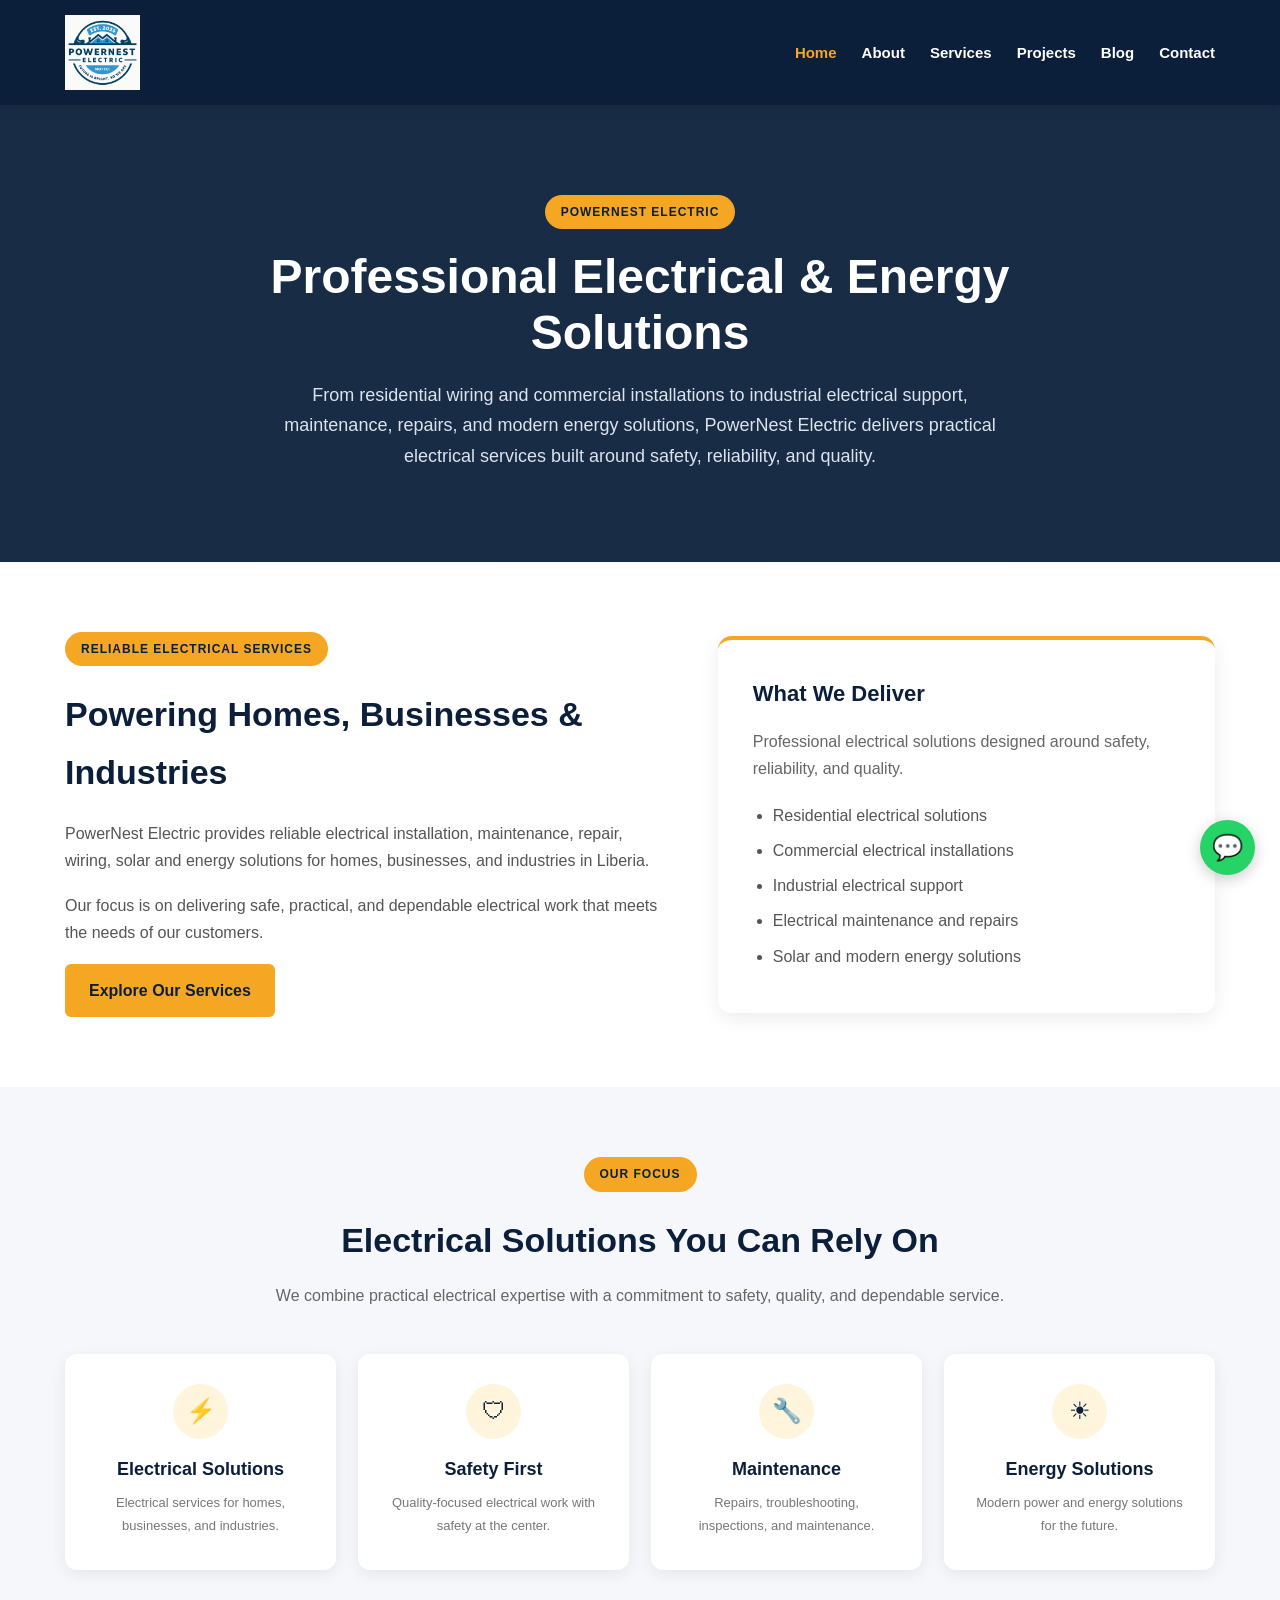
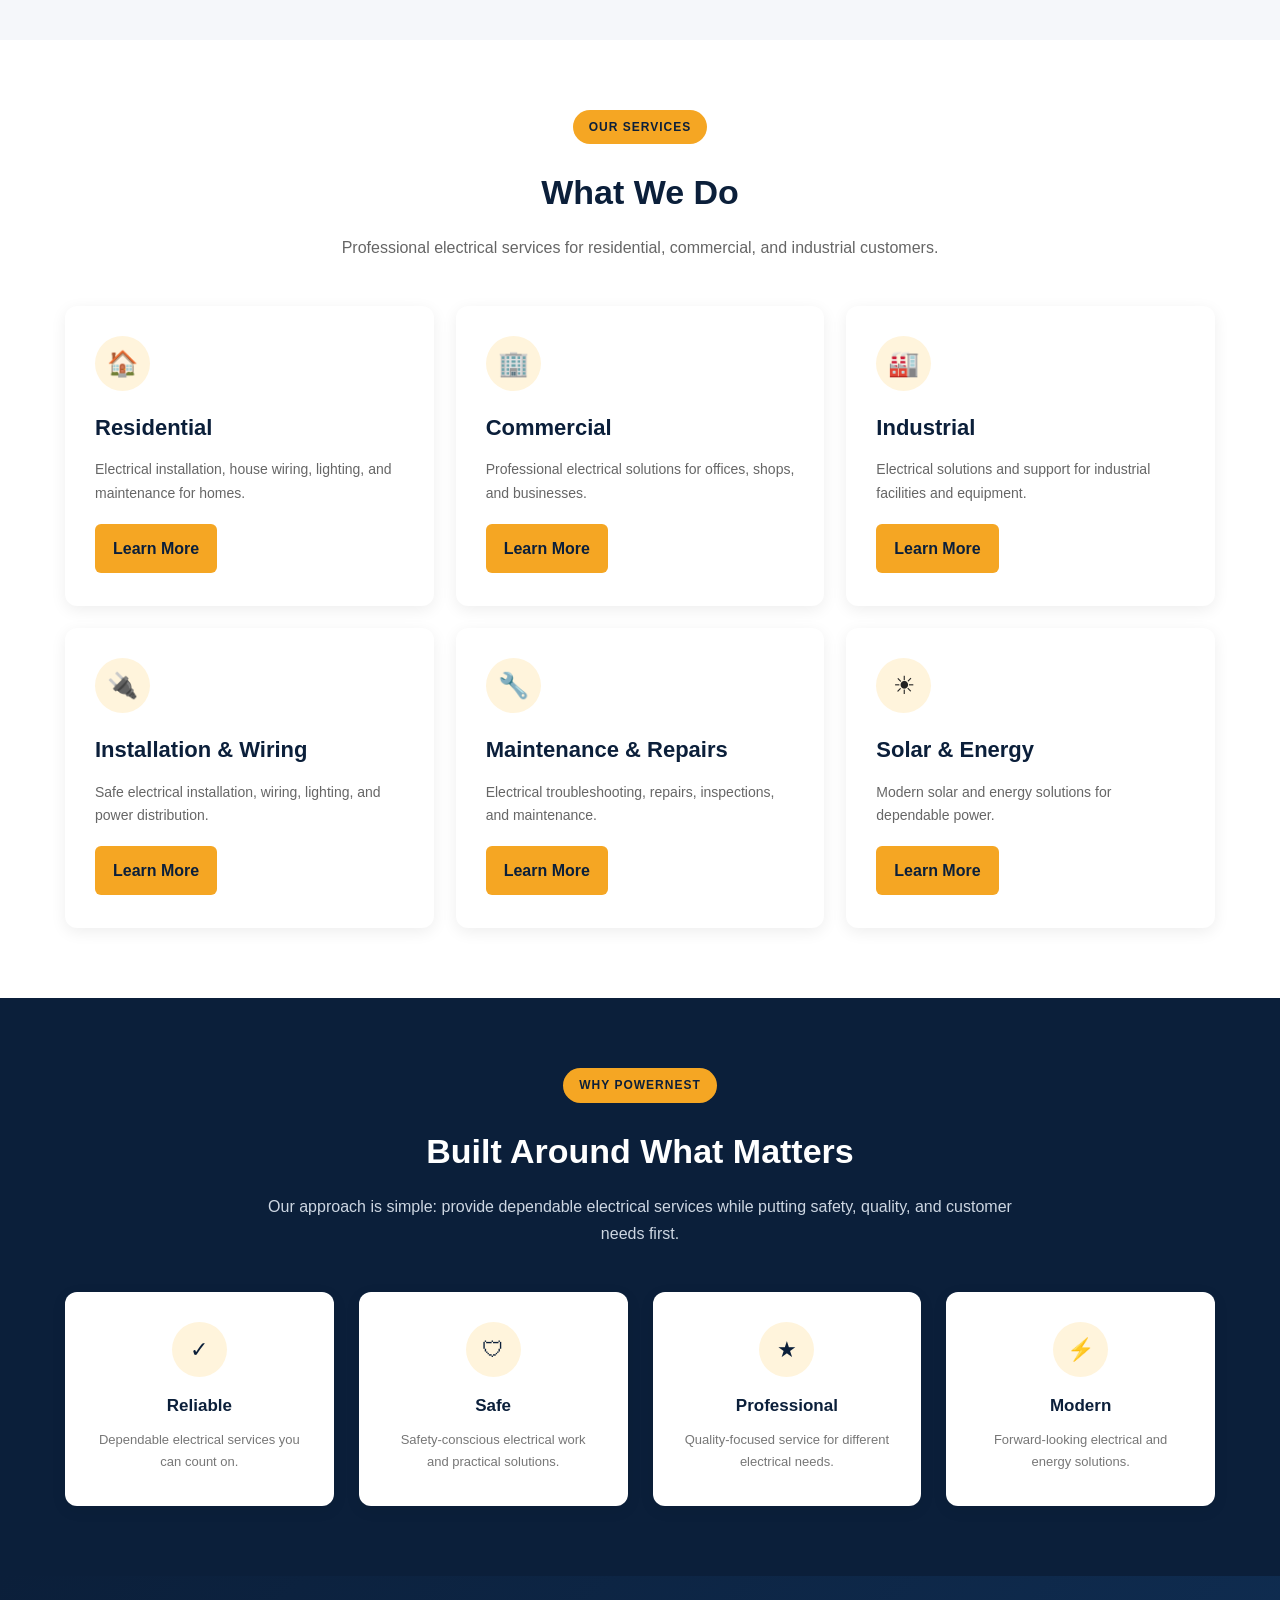
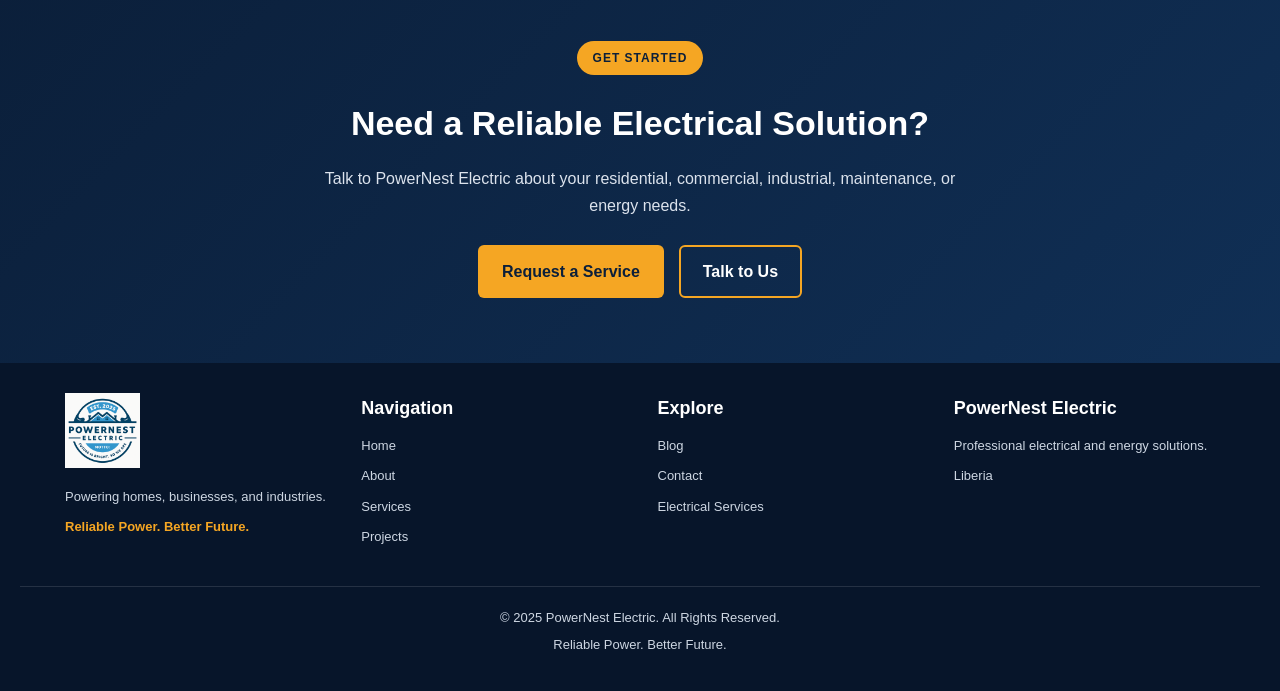
<file: index.html>
<!DOCTYPE html>
<html lang="en">
<head>
    <meta charset="UTF-8">
    <meta name="viewport" content="width=device-width, initial-scale=1.0">

    <title>PowerNest Electric | Professional Electrical & Energy Solutions</title>

    <style>

        /* =========================================================
           GLOBAL
        ========================================================== */

        * {
            margin: 0;
            padding: 0;
            box-sizing: border-box;
        }

        html {
            scroll-behavior: smooth;
        }

        body {
            font-family: Arial, sans-serif;
            background: #f5f7fa;
            color: #222;
            line-height: 1.7;
        }

        a {
            text-decoration: none;
        }


        /* =========================================================
           HEADER
        ========================================================== */

        .site-header {
            background: #0b1f3a;
            color: white;

            padding: 15px 30px;

            display: flex;
            align-items: center;
            justify-content: center;

            position: sticky;
            top: 0;
            z-index: 1000;

            box-shadow: 0 3px 12px rgba(0, 0, 0, 0.12);
        }

        .header-container {
            width: 100%;
            max-width: 1150px;

            display: flex;
            align-items: center;
            justify-content: space-between;

            gap: 30px;
        }


        /* LOGO */

        .logo-link {
            display: flex;
            align-items: center;
            text-decoration: none;

            flex-shrink: 0;
        }

        .site-logo {
            width: 75px;
            height: 75px;

            object-fit: contain;
        }


        /* NAVIGATION */

        .nav-links {
            display: flex;
            align-items: center;

            justify-content: flex-end;

            gap: 25px;
        }

        .nav-links a {
            color: white;

            text-decoration: none;

            font-weight: bold;

            font-size: 15px;

            transition: 0.2s;
        }

        .nav-links a:hover {
            color: #f5a623;
        }

        .nav-links a.active {
            color: #f5a623;
        }


        /* MENU BUTTON */

        .menu-toggle {
            display: none;

            background: transparent;

            border: none;

            color: white;

            font-size: 28px;

            cursor: pointer;
        }


        /* =========================================================
           HOME HERO
        ========================================================== */

        .page-hero {
            background:
                linear-gradient(
                    rgba(11, 31, 58, 0.94),
                    rgba(11, 31, 58, 0.94)
                );

            color: white;

            padding: 90px 20px;

            text-align: center;
        }

        .page-hero-content {
            max-width: 850px;
            margin: auto;
        }


        /* ORANGE LABEL */

        .section-label {
            display: inline-block;

            color: #0b1f3a;

            background: #f5a623;

            padding: 7px 16px;

            border-radius: 30px;

            font-size: 12px;

            font-weight: bold;

            text-transform: uppercase;

            letter-spacing: 1px;

            margin-bottom: 20px;
        }


        /* HERO HEADING */

        .page-hero h1 {
            font-size: 48px;

            line-height: 1.15;

            margin-bottom: 20px;
        }

        .page-hero p {
            max-width: 720px;

            margin: auto;

            color: #dce3ed;

            font-size: 18px;
        }


        /* =========================================================
           GENERAL SECTIONS
        ========================================================== */

        .section {
            padding: 70px 20px;
        }

        .section-light {
            background: #ffffff;
        }

        .section-white {
            background: #f5f7fa;
        }

        .content-container {
            max-width: 1150px;

            margin: auto;
        }


        /* =========================================================
           SECTION HEADER
        ========================================================== */

        .section-header {
            text-align: center;

            max-width: 750px;

            margin: 0 auto 45px;
        }

        .section-title {
            color: #0b1f3a;

            font-size: 34px;

            margin-bottom: 12px;
        }

        .section-intro {
            color: #666;

            font-size: 16px;

            max-width: 750px;

            margin: auto;
        }


        /* =========================================================
           INTRODUCTION
        ========================================================== */

        .home-intro-grid {
            display: grid;

            grid-template-columns: 1.1fr 0.9fr;

            gap: 45px;

            align-items: center;
        }

        .home-intro-content h2 {
            color: #0b1f3a;

            font-size: 34px;

            margin-bottom: 18px;
        }

        .home-intro-content p {
            color: #555;

            font-size: 16px;

            margin-bottom: 18px;
        }


        /* INTRO PANEL */

        .home-intro-panel {
            background: white;

            border-radius: 14px;

            padding: 35px;

            box-shadow:
                0 5px 20px rgba(0, 0, 0, 0.08);

            border-top: 4px solid #f5a623;
        }

        .home-intro-panel h3 {
            color: #0b1f3a;

            font-size: 22px;

            margin-bottom: 15px;
        }

        .home-intro-panel p {
            color: #666;

            margin-bottom: 20px;
        }

        .home-intro-panel ul {
            padding-left: 20px;
        }

        .home-intro-panel li {
            color: #555;

            margin-bottom: 8px;
        }


        /* =========================================================
           FEATURE CARDS
        ========================================================== */

        .feature-grid {
            display: grid;

            grid-template-columns:
                repeat(4, 1fr);

            gap: 22px;
        }

        .feature-card {
            background: white;

            padding: 30px;

            border-radius: 12px;

            text-align: center;

            box-shadow:
                0 4px 16px rgba(0, 0, 0, 0.07);

            border-bottom:
                3px solid transparent;

            transition:
                transform 0.2s,
                border-color 0.2s;
        }

        .feature-card:hover {
            transform: translateY(-5px);

            border-bottom-color: #f5a623;
        }

        .feature-icon {
            width: 55px;
            height: 55px;

            margin: 0 auto 15px;

            background: #fff4dc;

            color: #0b1f3a;

            border-radius: 50%;

            display: flex;

            align-items: center;

            justify-content: center;

            font-size: 24px;
        }

        .feature-card h3 {
            color: #0b1f3a;

            font-size: 18px;

            margin-bottom: 8px;
        }

        .feature-card p {
            color: #777;

            font-size: 13px;
        }


        /* =========================================================
           SERVICE PREVIEW
        ========================================================== */

        .service-grid {
            display: grid;

            grid-template-columns:
                repeat(3, 1fr);

            gap: 22px;
        }

        .service-card {
            background: white;

            padding: 30px;

            border-radius: 12px;

            box-shadow:
                0 4px 16px rgba(0, 0, 0, 0.07);

            border-bottom:
                3px solid transparent;

            transition:
                transform 0.2s,
                border-color 0.2s;
        }

        .service-card:hover {
            transform: translateY(-5px);

            border-bottom-color: #f5a623;
        }

        .service-icon {
            width: 55px;
            height: 55px;

            border-radius: 50%;

            background: #fff4dc;

            display: flex;

            align-items: center;

            justify-content: center;

            font-size: 25px;

            margin-bottom: 18px;
        }

        .service-card h3 {
            color: #0b1f3a;

            font-size: 22px;

            margin-bottom: 12px;
        }

        .service-card p {
            color: #666;

            font-size: 14px;

            margin-bottom: 18px;
        }

        .service-button {
            display: inline-block;

            background: #f5a623;

            color: #0b1f3a;

            padding: 11px 18px;

            border-radius: 6px;

            font-weight: bold;

            transition: 0.2s;
        }

        .service-button:hover {
            transform: translateY(-2px);

            opacity: 0.92;
        }


        /* =========================================================
           BLUE SECTION
        ========================================================== */

        .section-blue {
            background: #0b1f3a;

            color: white;
        }

        .section-blue .section-title {
            color: white;
        }

        .section-blue .section-intro {
            color: #cdd6e2;
        }


        /* =========================================================
           WHY CHOOSE US
        ========================================================== */

        .why-grid {
            display: grid;

            grid-template-columns:
                repeat(4, 1fr);

            gap: 25px;
        }

        .why-card {
            background: white;

            text-align: center;

            padding: 30px;

            border-radius: 12px;

            box-shadow:
                0 4px 16px rgba(0, 0, 0, 0.07);

            border-bottom:
                3px solid transparent;

            transition: 0.2s;
        }

        .why-card:hover {
            transform: translateY(-5px);

            border-bottom-color: #f5a623;
        }

        .why-icon {
            width: 55px;
            height: 55px;

            margin: 0 auto 15px;

            background: #fff4dc;

            color: #0b1f3a;

            border-radius: 50%;

            display: flex;

            align-items: center;

            justify-content: center;

            font-size: 22px;
        }

        .why-card h3 {
            color: #0b1f3a;

            font-size: 17px;

            margin-bottom: 8px;
        }

        .why-card p {
            color: #777;

            font-size: 13px;
        }


        /* =========================================================
           CTA
        ========================================================== */

        .cta-section {
            background:
                linear-gradient(
                    135deg,
                    #0b1f3a,
                    #102f55
                );

            color: white;

            padding: 65px 25px;

            text-align: center;

            margin-top: 0;
        }

        .cta-content {
            max-width: 750px;

            margin: auto;
        }

        .cta-section h2 {
            font-size: 34px;

            margin-bottom: 12px;
        }

        .cta-section p {
            color: #dce3ed;

            max-width: 650px;

            margin: 0 auto 25px;
        }

        .cta-buttons {
            display: flex;

            justify-content: center;

            gap: 15px;

            flex-wrap: wrap;
        }


        /* BUTTONS */

        .button {
            display: inline-block;

            background: #f5a623;

            color: #0b1f3a;

            padding: 13px 24px;

            border-radius: 6px;

            font-weight: bold;

            transition: 0.2s;
        }

        .button:hover {
            transform: translateY(-2px);

            opacity: 0.92;
        }

        .button-outline {
            display: inline-block;

            background: transparent;

            color: white;

            border: 2px solid #f5a623;

            padding: 11px 22px;

            border-radius: 6px;

            font-weight: bold;

            transition: 0.2s;
        }

        .button-outline:hover {
            background: #f5a623;

            color: #0b1f3a;
        }


        /* =========================================================
           FOOTER
        ========================================================== */

        .site-footer {
            background: #07152a;

            color: white;

            text-align: center;

            padding: 30px 20px;
        }

        .footer-container {
            max-width: 1150px;

            margin: auto;

            display: grid;

            grid-template-columns:
                repeat(4, 1fr);

            gap: 35px;

            text-align: left;

            padding-bottom: 30px;
        }

        .footer-logo {
            width: 75px;

            height: 75px;

            object-fit: contain;

            margin-bottom: 10px;
        }

        .footer-column h3 {
            color: white;

            font-size: 18px;

            margin-bottom: 12px;
        }

        .footer-column p {
            color: #cdd6e2;

            font-size: 13px;

            margin-bottom: 8px;
        }

        .footer-column a {
            display: block;

            color: #cdd6e2;

            text-decoration: none;

            font-size: 13px;

            margin-bottom: 8px;
        }

        .footer-column a:hover {
            color: #f5a623;
        }

        .footer-column strong {
            color: #f5a623;

            font-size: 13px;
        }

        .footer-bottom {
            border-top:
                1px solid rgba(255,255,255,0.12);

            padding-top: 20px;
        }

        .footer-bottom p {
            color: #cdd6e2;

            font-size: 13px;

            margin-bottom: 5px;
        }


        /* =========================================================
           FLOATING WHATSAPP
        ========================================================== */

        .floating-whatsapp {
            position: fixed;

            right: 25px;

            bottom: 25px;

            width: 55px;

            height: 55px;

            background: #25D366;

            color: white;

            border-radius: 50%;

            display: flex;

            align-items: center;

            justify-content: center;

            text-decoration: none;

            font-size: 25px;

            z-index: 999;

            box-shadow:
                0 4px 15px rgba(0, 0, 0, 0.2);
        }


        /* =========================================================
           BACK TO TOP
        ========================================================== */

        .back-to-top {
            position: fixed;

            right: 25px;

            bottom: 90px;

            width: 45px;

            height: 45px;

            background: #0b1f3a;

            color: white;

            border: none;

            border-radius: 50%;

            display: flex;

            align-items: center;

            justify-content: center;

            text-decoration: none;

            font-size: 20px;

            cursor: pointer;

            z-index: 998;

            opacity: 0;

            visibility: hidden;

            transition: 0.2s;
        }

        .back-to-top.show {
            opacity: 1;

            visibility: visible;
        }


        /* =========================================================
           TABLET
        ========================================================== */

        @media (max-width: 900px) {

            .header-container {
                gap: 15px;
            }

            .nav-links {
                gap: 15px;
            }

            .home-intro-grid {
                grid-template-columns: 1fr;
            }

            .feature-grid,
            .why-grid {
                grid-template-columns:
                    repeat(2, 1fr);
            }

            .service-grid {
                grid-template-columns:
                    repeat(2, 1fr);
            }

            .footer-container {
                grid-template-columns:
                    repeat(2, 1fr);
            }
        }


        /* =========================================================
           MOBILE
        ========================================================== */

        @media (max-width: 700px) {

            .site-header {
                padding: 15px;
            }

            .header-container {
                flex-direction: row;

                justify-content: space-between;
            }

            .site-logo {
                width: 75px;
                height: 75px;
            }

            .menu-toggle {
                display: block;
            }

            .nav-links {
                position: absolute;

                top: 105px;

                left: 0;

                right: 0;

                background: #0b1f3a;

                display: none;

                flex-direction: column;

                gap: 0;

                padding: 12px 20px 20px;
            }

            .nav-links.active {
                display: flex;
            }

            .nav-links a {
                width: 100%;

                padding: 12px;

                text-align: center;
            }

            .page-hero {
                padding: 65px 20px;
            }

            .page-hero h1 {
                font-size: 36px;
            }

            .page-hero p {
                font-size: 16px;
            }

            .section {
                padding: 50px 20px;
            }

            .section-title {
                font-size: 29px;
            }

            .home-intro-content h2 {
                font-size: 29px;
            }

            .feature-grid,
            .service-grid,
            .why-grid {
                grid-template-columns: 1fr;
            }

            .cta-section {
                padding: 50px 20px;
            }

            .cta-section h2 {
                font-size: 29px;
            }

            .cta-buttons {
                flex-direction: column;

                align-items: center;
            }

            .button,
            .button-outline {
                width: 90%;

                max-width: 310px;

                text-align: center;
            }

            .footer-container {
                grid-template-columns: 1fr;

                text-align: center;
            }

            .footer-column {
                text-align: center;
            }

            .footer-logo {
                margin-left: auto;
                margin-right: auto;
            }
        }


        /* =========================================================
           VERY SMALL PHONES
        ========================================================== */

        @media (max-width: 450px) {

            .page-hero h1 {
                font-size: 32px;
            }

            .page-hero p {
                font-size: 15px;
            }

            .section {
                padding: 45px 15px;
            }

            .section-title {
                font-size: 27px;
            }

            .home-intro-panel {
                padding: 27px 22px;
            }

            .service-card,
            .feature-card,
            .why-card {
                padding: 25px 22px;
            }
        }

    </style>
</head>


<body>


<!-- =========================================================
     HEADER
========================================================== -->

<header class="site-header">

    <div class="header-container">

        <a href="index.html" class="logo-link">
            <img
                src="logo.png"
                alt="PowerNest Electric Logo"
                class="site-logo"
            >
        </a>


        <button
            class="menu-toggle"
            onclick="toggleMenu()"
            aria-label="Open navigation menu"
        >
            ☰
        </button>


        <nav class="nav-links" id="navLinks">

            <a href="index.html" class="active">
                Home
            </a>

            <a href="about.html">
                About
            </a>

            <a href="services.html">
                Services
            </a>

            <a href="projects.html">
                Projects
            </a>

            <a href="blog.html">
                Blog
            </a>

            <a href="contact.html">
                Contact
            </a>

        </nav>

    </div>

</header>



<!-- =========================================================
     HERO
========================================================== -->

<section class="page-hero">

    <div class="page-hero-content">

        <span class="section-label">
            PowerNest Electric
        </span>

        <h1>
            Professional Electrical &amp; Energy Solutions
        </h1>

        <p>
            From residential wiring and commercial installations
            to industrial electrical support, maintenance, repairs,
            and modern energy solutions, PowerNest Electric delivers
            practical electrical services built around safety,
            reliability, and quality.
        </p>

    </div>

</section>



<!-- =========================================================
     INTRODUCTION
========================================================== -->

<section class="section section-light">

    <div class="content-container">

        <div class="home-intro-grid">


            <div class="home-intro-content">

                <span class="section-label">
                    Reliable Electrical Services
                </span>

                <h2>
                    Powering Homes, Businesses &amp; Industries
                </h2>

                <p>
                    PowerNest Electric provides reliable electrical
                    installation, maintenance, repair, wiring,
                    solar and energy solutions for homes, businesses,
                    and industries in Liberia.
                </p>

                <p>
                    Our focus is on delivering safe, practical,
                    and dependable electrical work that meets the
                    needs of our customers.
                </p>

                <a href="services.html" class="button">
                    Explore Our Services
                </a>

            </div>


            <div class="home-intro-panel">

                <h3>
                    What We Deliver
                </h3>

                <p>
                    Professional electrical solutions designed
                    around safety, reliability, and quality.
                </p>

                <ul>

                    <li>
                        Residential electrical solutions
                    </li>

                    <li>
                        Commercial electrical installations
                    </li>

                    <li>
                        Industrial electrical support
                    </li>

                    <li>
                        Electrical maintenance and repairs
                    </li>

                    <li>
                        Solar and modern energy solutions
                    </li>

                </ul>

            </div>

        </div>

    </div>

</section>



<!-- =========================================================
     CORE FEATURES
========================================================== -->

<section class="section section-white">

    <div class="content-container">

        <div class="section-header">

            <span class="section-label">
                Our Focus
            </span>

            <h2 class="section-title">
                Electrical Solutions You Can Rely On
            </h2>

            <p class="section-intro">
                We combine practical electrical expertise with
                a commitment to safety, quality, and dependable
                service.
            </p>

        </div>


        <div class="feature-grid">


            <div class="feature-card">

                <div class="feature-icon">
                    ⚡
                </div>

                <h3>
                    Electrical Solutions
                </h3>

                <p>
                    Electrical services for homes,
                    businesses, and industries.
                </p>

            </div>


            <div class="feature-card">

                <div class="feature-icon">
                    🛡
                </div>

                <h3>
                    Safety First
                </h3>

                <p>
                    Quality-focused electrical work
                    with safety at the center.
                </p>

            </div>


            <div class="feature-card">

                <div class="feature-icon">
                    🔧
                </div>

                <h3>
                    Maintenance
                </h3>

                <p>
                    Repairs, troubleshooting,
                    inspections, and maintenance.
                </p>

            </div>


            <div class="feature-card">

                <div class="feature-icon">
                    ☀
                </div>

                <h3>
                    Energy Solutions
                </h3>

                <p>
                    Modern power and energy
                    solutions for the future.
                </p>

            </div>

        </div>

    </div>

</section>



<!-- =========================================================
     SERVICES PREVIEW
========================================================== -->

<section class="section section-light">

    <div class="content-container">

        <div class="section-header">

            <span class="section-label">
                Our Services
            </span>

            <h2 class="section-title">
                What We Do
            </h2>

            <p class="section-intro">
                Professional electrical services for residential,
                commercial, and industrial customers.
            </p>

        </div>


        <div class="service-grid">


            <div class="service-card">

                <div class="service-icon">
                    🏠
                </div>

                <h3>
                    Residential
                </h3>

                <p>
                    Electrical installation, house wiring,
                    lighting, and maintenance for homes.
                </p>

                <a href="services.html" class="service-button">
                    Learn More
                </a>

            </div>


            <div class="service-card">

                <div class="service-icon">
                    🏢
                </div>

                <h3>
                    Commercial
                </h3>

                <p>
                    Professional electrical solutions for
                    offices, shops, and businesses.
                </p>

                <a href="services.html" class="service-button">
                    Learn More
                </a>

            </div>


            <div class="service-card">

                <div class="service-icon">
                    🏭
                </div>

                <h3>
                    Industrial
                </h3>

                <p>
                    Electrical solutions and support for
                    industrial facilities and equipment.
                </p>

                <a href="services.html" class="service-button">
                    Learn More
                </a>

            </div>


            <div class="service-card">

                <div class="service-icon">
                    🔌
                </div>

                <h3>
                    Installation &amp; Wiring
                </h3>

                <p>
                    Safe electrical installation, wiring,
                    lighting, and power distribution.
                </p>

                <a href="services.html" class="service-button">
                    Learn More
                </a>

            </div>


            <div class="service-card">

                <div class="service-icon">
                    🔧
                </div>

                <h3>
                    Maintenance &amp; Repairs
                </h3>

                <p>
                    Electrical troubleshooting, repairs,
                    inspections, and maintenance.
                </p>

                <a href="services.html" class="service-button">
                    Learn More
                </a>

            </div>


            <div class="service-card">

                <div class="service-icon">
                    ☀
                </div>

                <h3>
                    Solar &amp; Energy
                </h3>

                <p>
                    Modern solar and energy solutions
                    for dependable power.
                </p>

                <a href="services.html" class="service-button">
                    Learn More
                </a>

            </div>

        </div>

    </div>

</section>



<!-- =========================================================
     WHY POWERNEST
========================================================== -->

<section class="section section-blue">

    <div class="content-container">

        <div class="section-header">

            <span class="section-label">
                Why PowerNest
            </span>

            <h2 class="section-title">
                Built Around What Matters
            </h2>

            <p class="section-intro">
                Our approach is simple: provide dependable
                electrical services while putting safety,
                quality, and customer needs first.
            </p>

        </div>


        <div class="why-grid">


            <div class="why-card">

                <div class="why-icon">
                    ✓
                </div>

                <h3>
                    Reliable
                </h3>

                <p>
                    Dependable electrical services
                    you can count on.
                </p>

            </div>


            <div class="why-card">

                <div class="why-icon">
                    🛡
                </div>

                <h3>
                    Safe
                </h3>

                <p>
                    Safety-conscious electrical
                    work and practical solutions.
                </p>

            </div>


            <div class="why-card">

                <div class="why-icon">
                    ★
                </div>

                <h3>
                    Professional
                </h3>

                <p>
                    Quality-focused service for
                    different electrical needs.
                </p>

            </div>


            <div class="why-card">

                <div class="why-icon">
                    ⚡
                </div>

                <h3>
                    Modern
                </h3>

                <p>
                    Forward-looking electrical and
                    energy solutions.
                </p>

            </div>

        </div>

    </div>

</section>



<!-- =========================================================
     CTA
========================================================== -->

<section class="cta-section">

    <div class="cta-content">

        <span class="section-label">
            Get Started
        </span>

        <h2>
            Need a Reliable Electrical Solution?
        </h2>

        <p>
            Talk to PowerNest Electric about your
            residential, commercial, industrial,
            maintenance, or energy needs.
        </p>


        <div class="cta-buttons">

            <a href="contact.html" class="button">
                Request a Service
            </a>

            <a href="contact.html" class="button-outline">
                Talk to Us
            </a>

        </div>

    </div>

</section>



<!-- =========================================================
     FOOTER
========================================================== -->

<footer class="site-footer">

    <div class="footer-container">


        <div class="footer-column">

            <img
                src="logo.png"
                alt="PowerNest Electric Logo"
                class="footer-logo"
            >

            <p>
                Powering homes, businesses,
                and industries.
            </p>

            <p>
                <strong>
                    Reliable Power. Better Future.
                </strong>
            </p>

        </div>


        <div class="footer-column">

            <h3>
                Navigation
            </h3>

            <a href="index.html">
                Home
            </a>

            <a href="about.html">
                About
            </a>

            <a href="services.html">
                Services
            </a>

            <a href="projects.html">
                Projects
            </a>

        </div>


        <div class="footer-column">

            <h3>
                Explore
            </h3>

            <a href="blog.html">
                Blog
            </a>

            <a href="contact.html">
                Contact
            </a>

            <a href="services.html">
                Electrical Services
            </a>

        </div>


        <div class="footer-column">

            <h3>
                PowerNest Electric
            </h3>

            <p>
                Professional electrical
                and energy solutions.
            </p>

            <p>
                Liberia
            </p>

        </div>

    </div>


    <div class="footer-bottom">

        <p>
            © 2025 PowerNest Electric.
            All Rights Reserved.
        </p>

        <p>
            Reliable Power. Better Future.
        </p>

    </div>

</footer>



<!-- =========================================================
     FLOATING WHATSAPP
========================================================== -->

<a
    href="#"
    class="floating-whatsapp"
    aria-label="Contact PowerNest Electric on WhatsApp"
>
    💬
</a>



<!-- =========================================================
     BACK TO TOP
========================================================== -->

<a
    href="#"
    class="back-to-top"
    id="backToTop"
>
    ↑
</a>



<script>

    function toggleMenu() {

        const nav =
            document.getElementById("navLinks");

        nav.classList.toggle("active");

    }


    window.addEventListener("scroll", function () {

        const button =
            document.getElementById("backToTop");

        if (window.scrollY > 400) {

            button.classList.add("show");

        } else {

            button.classList.remove("show");

        }

    });


    document
        .getElementById("backToTop")
        .addEventListener("click", function (event) {

            event.preventDefault();

            window.scrollTo({
                top: 0,
                behavior: "smooth"
            });

        });

</script>


</body>
</html>
</file>
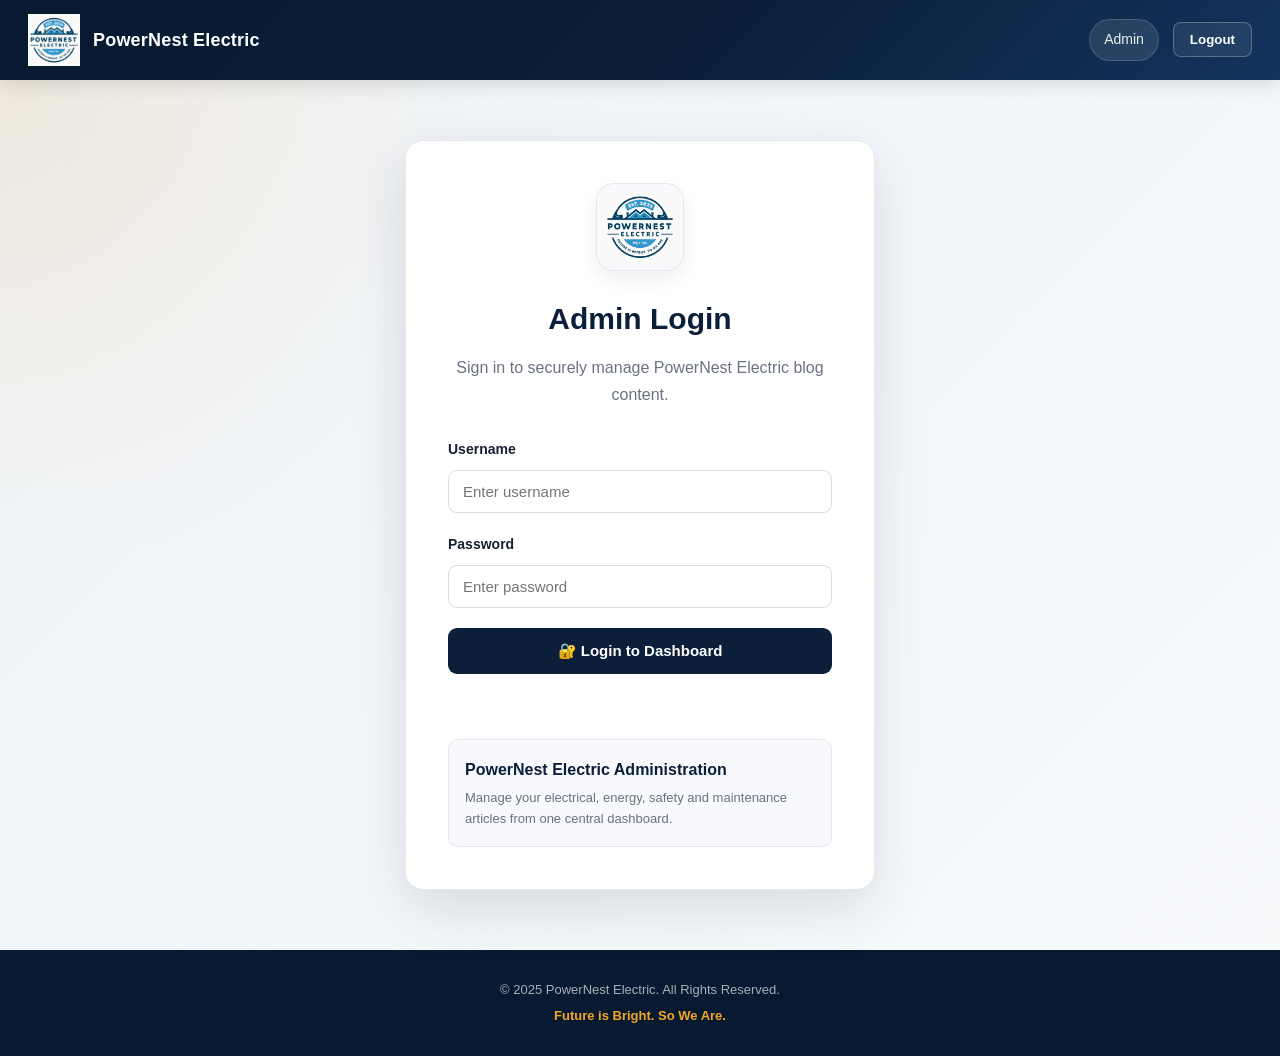
<file: admin.html>
<!DOCTYPE html>
<html lang="en">

<head>

    <meta charset="UTF-8">

    <meta name="viewport"
          content="width=device-width, initial-scale=1.0">

    <meta name="description"
          content="PowerNest Electric administration dashboard.">

    <meta name="robots"
          content="noindex, nofollow">

    <title>Admin Dashboard | PowerNest Electric</title>

    <link rel="stylesheet"
          href="css/style.css">


    <!-- =========================================================
         PROFESSIONAL ADMIN DASHBOARD STYLES
    ========================================================== -->

    <style>

        /* =====================================================
           ADMIN VARIABLES
        ====================================================== */

        .admin-page {

            --admin-navy: #0b1f3a;
            --admin-navy-light: #12345d;
            --admin-orange: #f5a623;
            --admin-green: #198754;
            --admin-red: #dc3545;
            --admin-blue: #0d6efd;

            --admin-bg: #f4f6f9;
            --admin-white: #ffffff;
            --admin-text: #172033;
            --admin-muted: #6b7280;
            --admin-border: #e5e7eb;

            background: var(--admin-bg);

            color: var(--admin-text);

        }


        /* =====================================================
           ADMIN HEADER
        ====================================================== */

        .admin-header {

            background:
                linear-gradient(
                    135deg,
                    #081a31,
                    #0b1f3a 55%,
                    #12345d
                );

            color: #ffffff;

            box-shadow:
                0 4px 18px rgba(0,0,0,0.12);

            position: sticky;

            top: 0;

            z-index: 1000;

        }


        .admin-header-container {

            max-width: 1400px;

            margin: 0 auto;

            padding: 14px 28px;

            display: flex;

            align-items: center;

            justify-content: space-between;

            gap: 20px;

        }


        .admin-brand {

            display: flex;

            align-items: center;

            gap: 13px;

            color: #ffffff;

            text-decoration: none;

            font-weight: 700;

            font-size: 18px;

            letter-spacing: 0.2px;

        }


        .admin-brand img {

            width: 52px !important;

            height: 52px !important;

            min-width: 52px !important;

            min-height: 52px !important;

            max-width: 52px !important;

            max-height: 52px !important;

            object-fit: contain;

            display: block;

            flex-shrink: 0;

        }


        .admin-brand span {

            white-space: nowrap;

        }


        .admin-header-right {

            display: flex;

            align-items: center;

            gap: 14px;

        }


        .admin-user-label {

            background: rgba(255,255,255,0.10);

            border: 1px solid rgba(255,255,255,0.15);

            padding: 8px 14px;

            border-radius: 999px;

            font-size: 14px;

            color: rgba(255,255,255,0.92);

        }


        .admin-logout-button {

            border: 1px solid rgba(255,255,255,0.25);

            background: rgba(255,255,255,0.08);

            color: #ffffff;

            padding: 9px 16px;

            border-radius: 8px;

            cursor: pointer;

            font-weight: 600;

            transition: 0.2s ease;

        }


        .admin-logout-button:hover {

            background: rgba(255,255,255,0.16);

            transform: translateY(-1px);

        }



        /* =====================================================
           LOGIN
        ====================================================== */

        .admin-login-section {

            min-height: calc(100vh - 82px);

            display: flex;

            align-items: center;

            justify-content: center;

            padding: 60px 20px;

            background:

                radial-gradient(
                    circle at top left,
                    rgba(245,166,35,0.12),
                    transparent 32%
                ),

                linear-gradient(
                    135deg,
                    #eef2f7,
                    #f8fafc
                );

        }


        .admin-login-card {

            width: 100%;

            max-width: 470px;

            background: #ffffff;

            border: 1px solid var(--admin-border);

            border-radius: 18px;

            padding: 42px;

            box-shadow:
                0 20px 55px rgba(11,31,58,0.12);

            text-align: center;

        }


        .admin-login-logo {

            width: 88px;

            height: 88px;

            margin: 0 auto 22px;

            display: flex;

            align-items: center;

            justify-content: center;

            background: #f7f9fc;

            border: 1px solid var(--admin-border);

            border-radius: 18px;

            box-shadow:
                0 8px 20px rgba(11,31,58,0.07);

        }


        .admin-login-logo img {

            width: 72px !important;

            height: 72px !important;

            max-width: 72px !important;

            max-height: 72px !important;

            object-fit: contain;

            display: block;

        }


        .admin-login-card h1 {

            margin: 0 0 10px;

            color: var(--admin-navy);

            font-size: 30px;

        }


        .admin-login-intro {

            color: var(--admin-muted);

            line-height: 1.7;

            margin-bottom: 30px;

        }


        .admin-form-group {

            text-align: left;

            margin-bottom: 20px;

        }


        .admin-form-group label {

            display: block;

            margin-bottom: 8px;

            font-size: 14px;

            font-weight: 700;

            color: var(--admin-text);

        }


        .admin-form-group input,

        .admin-form-group select,

        .admin-form-group textarea {

            width: 100%;

            box-sizing: border-box;

            border: 1px solid #d7dce3;

            background: #ffffff;

            color: var(--admin-text);

            border-radius: 9px;

            padding: 12px 14px;

            font-family: inherit;

            font-size: 15px;

            outline: none;

            transition: 0.2s ease;

        }


        .admin-form-group input:focus,

        .admin-form-group select:focus,

        .admin-form-group textarea:focus {

            border-color: var(--admin-orange);

            box-shadow:
                0 0 0 3px rgba(245,166,35,0.12);

        }


        .admin-form-group textarea {

            resize: vertical;

            line-height: 1.6;

        }


        .admin-login-button {

            width: 100%;

            border: none;

            background: var(--admin-navy);

            color: #ffffff;

            padding: 14px 20px;

            border-radius: 9px;

            font-size: 15px;

            font-weight: 700;

            cursor: pointer;

            transition: 0.2s ease;

        }


        .admin-login-button:hover {

            background: var(--admin-navy-light);

            transform: translateY(-1px);

        }


        .admin-login-message {

            min-height: 22px;

            margin: 15px 0 0;

            color: var(--admin-red);

            font-size: 14px;

        }


        .admin-login-note {

            margin-top: 28px;

            padding: 16px;

            background: #f7f9fc;

            border: 1px solid var(--admin-border);

            border-radius: 10px;

            text-align: left;

        }


        .admin-login-note strong {

            display: block;

            color: var(--admin-navy);

            margin-bottom: 5px;

        }


        .admin-login-note p {

            margin: 0;

            color: var(--admin-muted);

            font-size: 13px;

            line-height: 1.6;

        }



        /* =====================================================
           DASHBOARD
        ====================================================== */

        .admin-dashboard {

            max-width: 1400px;

            margin: 0 auto;

            padding: 35px 28px 60px;

        }


        .admin-dashboard-intro {

            background:
                linear-gradient(
                    135deg,
                    #0b1f3a,
                    #12345d
                );

            color: #ffffff;

            border-radius: 18px;

            padding: 34px;

            display: flex;

            justify-content: space-between;

            align-items: center;

            gap: 30px;

            box-shadow:
                0 14px 35px rgba(11,31,58,0.14);

            margin-bottom: 26px;

            position: relative;

            overflow: hidden;

        }


        .admin-dashboard-intro::after {

            content: "";

            position: absolute;

            width: 260px;

            height: 260px;

            border-radius: 50%;

            background: rgba(245,166,35,0.10);

            right: -90px;

            top: -100px;

        }


        .admin-dashboard-intro > * {

            position: relative;

            z-index: 1;

        }


        .admin-eyebrow {

            margin: 0 0 8px;

            font-size: 12px;

            font-weight: 800;

            letter-spacing: 1.5px;

            color: var(--admin-orange);

        }


        .admin-dashboard-intro h1 {

            margin: 0 0 8px;

            font-size: 32px;

            color: #ffffff;

        }


        .admin-dashboard-intro p:last-child {

            margin: 0;

            color: rgba(255,255,255,0.76);

            line-height: 1.6;

        }


        .admin-dashboard-actions {

            display: flex;

            gap: 10px;

            flex-wrap: wrap;

        }


        .admin-primary-button,

        .admin-secondary-button {

            display: inline-flex;

            align-items: center;

            justify-content: center;

            min-height: 44px;

            padding: 10px 18px;

            border-radius: 9px;

            font-size: 14px;

            font-weight: 700;

            text-decoration: none;

            cursor: pointer;

            transition: 0.2s ease;

            border: none;

            box-sizing: border-box;

        }


        .admin-primary-button {

            background: var(--admin-orange);

            color: #172033;

        }


        .admin-primary-button:hover {

            transform: translateY(-1px);

            box-shadow:
                0 7px 18px rgba(245,166,35,0.25);

        }


        .admin-secondary-button {

            background: #ffffff;

            color: var(--admin-navy);

            border: 1px solid var(--admin-border);

        }


        .admin-secondary-button:hover {

            background: #f7f9fc;

            transform: translateY(-1px);

        }


        .admin-dashboard-intro .admin-secondary-button {

            background: rgba(255,255,255,0.10);

            border-color: rgba(255,255,255,0.20);

            color: #ffffff;

        }


        .admin-dashboard-intro .admin-secondary-button:hover {

            background: rgba(255,255,255,0.17);

        }



        /* =====================================================
           STATISTICS
        ====================================================== */

        .admin-stats {

            display: grid;

            grid-template-columns:
                repeat(4, minmax(0, 1fr));

            gap: 18px;

            margin-bottom: 28px;

        }


        .admin-stat-card {

            background: #ffffff;

            border: 1px solid var(--admin-border);

            border-radius: 15px;

            padding: 22px;

            display: grid;

            grid-template-columns: auto 1fr;

            column-gap: 15px;

            align-items: center;

            box-shadow:
                0 6px 20px rgba(11,31,58,0.05);

            transition: 0.2s ease;

        }


        .admin-stat-card:hover {

            transform: translateY(-2px);

            box-shadow:
                0 10px 25px rgba(11,31,58,0.08);

        }


        .admin-stat-icon {

            grid-row: span 2;

            width: 50px;

            height: 50px;

            border-radius: 12px;

            display: flex;

            align-items: center;

            justify-content: center;

            background: #f1f5f9;

            font-size: 23px;

        }


        .admin-stat-number {

            font-size: 25px;

            line-height: 1.1;

            font-weight: 800;

            color: var(--admin-navy);

        }


        .admin-stat-label {

            margin-top: 4px;

            color: var(--admin-muted);

            font-size: 13px;

        }


        .admin-date-stat {

            font-size: 19px;

        }



        /* =====================================================
           SECTIONS
        ====================================================== */

        .admin-editor-section,

        .admin-articles-section,

        .admin-info-section {

            background: #ffffff;

            border: 1px solid var(--admin-border);

            border-radius: 16px;

            box-shadow:
                0 6px 20px rgba(11,31,58,0.05);

            margin-bottom: 26px;

        }


        .admin-editor-section {

            padding: 30px;

        }


        .admin-articles-section {

            overflow: hidden;

        }


        .admin-section-heading {

            padding: 25px 28px;

            border-bottom: 1px solid var(--admin-border);

            display: flex;

            align-items: center;

            justify-content: space-between;

            gap: 20px;

        }


        .admin-section-heading h2 {

            margin: 0 0 5px;

            color: var(--admin-navy);

            font-size: 23px;

        }


        .admin-section-heading p:last-child {

            margin: 0;

            color: var(--admin-muted);

            font-size: 14px;

        }


        .admin-close-button {

            width: 40px;

            height: 40px;

            border: 1px solid var(--admin-border);

            background: #ffffff;

            border-radius: 8px;

            font-size: 25px;

            color: var(--admin-muted);

            cursor: pointer;

            transition: 0.2s ease;

        }


        .admin-close-button:hover {

            background: #f8fafc;

            color: var(--admin-red);

        }



        /* =====================================================
           ARTICLE FORM
        ====================================================== */

        .admin-article-form {

            padding-top: 25px;

        }


        .admin-form-row {

            display: grid;

            grid-template-columns: 1fr 1fr;

            gap: 20px;

        }


        .admin-form-group small {

            display: block;

            margin-top: 7px;

            color: var(--admin-muted);

            font-size: 12px;

            line-height: 1.5;

        }


        .admin-editor-buttons {

            display: flex;

            gap: 10px;

            align-items: center;

            padding-top: 8px;

        }


        .admin-editor-message {

            min-height: 22px;

            color: var(--admin-green);

            font-weight: 600;

            font-size: 14px;

        }



        /* =====================================================
           FILTER
        ====================================================== */

        .admin-filter-area select {

            min-width: 160px;

            padding: 10px 12px;

            border: 1px solid var(--admin-border);

            border-radius: 8px;

            background: #ffffff;

            color: var(--admin-text);

            outline: none;

        }



        /* =====================================================
           TABLE
        ====================================================== */

        .admin-table-wrapper {

            width: 100%;

            overflow-x: auto;

        }


        .admin-article-table {

            width: 100%;

            border-collapse: collapse;

            min-width: 760px;

        }


        .admin-article-table th {

            background: #f8fafc;

            color: #4b5563;

            text-align: left;

            font-size: 12px;

            text-transform: uppercase;

            letter-spacing: 0.6px;

            font-weight: 800;

            padding: 14px 20px;

            border-bottom: 1px solid var(--admin-border);

        }


        .admin-article-table td {

            padding: 17px 20px;

            border-bottom: 1px solid #edf0f3;

            color: var(--admin-text);

            font-size: 14px;

            vertical-align: middle;

        }


        .admin-article-table tbody tr:hover {

            background: #fafbfc;

        }


        .admin-empty-state {

            text-align: center;

            padding: 45px !important;

            color: var(--admin-muted) !important;

        }



        /* =====================================================
           INFO CARDS
        ====================================================== */

        .admin-info-section {

            display: grid;

            grid-template-columns:
                repeat(3, minmax(0, 1fr));

            gap: 1px;

            background: var(--admin-border);

            overflow: hidden;

        }


        .admin-info-card {

            background: #ffffff;

            padding: 25px;

            display: flex;

            gap: 16px;

        }


        .admin-info-icon {

            width: 45px;

            height: 45px;

            min-width: 45px;

            display: flex;

            align-items: center;

            justify-content: center;

            background: #f4f7fb;

            border-radius: 10px;

            font-size: 21px;

        }


        .admin-info-card h3 {

            margin: 0 0 7px;

            color: var(--admin-navy);

            font-size: 16px;

        }


        .admin-info-card p {

            margin: 0;

            color: var(--admin-muted);

            font-size: 13px;

            line-height: 1.65;

        }



        /* =====================================================
           DELETE MODAL
        ====================================================== */

        .admin-modal {

            position: fixed;

            inset: 0;

            z-index: 2000;

            background: rgba(8,20,36,0.65);

            display: flex;

            align-items: center;

            justify-content: center;

            padding: 20px;

        }


        .admin-modal-box {

            width: 100%;

            max-width: 430px;

            background: #ffffff;

            border-radius: 16px;

            padding: 32px;

            text-align: center;

            box-shadow:
                0 25px 70px rgba(0,0,0,0.25);

            position: relative;

        }


        .admin-modal-close {

            position: absolute;

            right: 15px;

            top: 15px;

            width: 35px;

            height: 35px;

            border: none;

            background: #f3f4f6;

            border-radius: 8px;

            font-size: 21px;

            cursor: pointer;

            color: var(--admin-muted);

        }


        .admin-modal-icon {

            width: 62px;

            height: 62px;

            margin: 5px auto 18px;

            display: flex;

            align-items: center;

            justify-content: center;

            border-radius: 50%;

            background: #fff4e5;

            font-size: 27px;

        }


        .admin-modal-box h2 {

            margin: 0 0 10px;

            color: var(--admin-navy);

        }


        .admin-modal-box p {

            color: var(--admin-muted);

            line-height: 1.6;

            margin-bottom: 25px;

        }


        .admin-modal-buttons {

            display: flex;

            justify-content: center;

            gap: 10px;

        }


        .admin-danger-button {

            border: none;

            background: var(--admin-red);

            color: #ffffff;

            padding: 11px 18px;

            border-radius: 8px;

            font-weight: 700;

            cursor: pointer;

        }



        /* =====================================================
           FOOTER
        ====================================================== */

        .admin-footer {

            text-align: center;

            padding: 25px 20px;

            background: #081a31;

            color: rgba(255,255,255,0.65);

            font-size: 13px;

        }


        .admin-footer p {

            margin: 4px 0;

        }


        .admin-footer p:last-child {

            color: var(--admin-orange);

            font-weight: 700;

        }



        /* =====================================================
           MOBILE
        ====================================================== */

        @media (max-width: 900px) {

            .admin-stats {

                grid-template-columns:
                    repeat(2, minmax(0, 1fr));

            }


            .admin-info-section {

                grid-template-columns: 1fr;

            }


            .admin-dashboard-intro {

                align-items: flex-start;

                flex-direction: column;

            }

        }


        @media (max-width: 650px) {

            .admin-header-container {

                padding: 12px 16px;

            }


            .admin-brand {

                font-size: 15px;

            }


            .admin-brand img {

                width: 44px !important;

                height: 44px !important;

                min-width: 44px !important;

                min-height: 44px !important;

                max-width: 44px !important;

                max-height: 44px !important;

            }


            .admin-user-label {

                display: none;

            }


            .admin-logout-button {

                padding: 8px 12px;

            }


            .admin-dashboard {

                padding: 20px 14px 40px;

            }


            .admin-dashboard-intro {

                padding: 25px 20px;

                border-radius: 14px;

            }


            .admin-dashboard-intro h1 {

                font-size: 26px;

            }


            .admin-dashboard-actions {

                width: 100%;

            }


            .admin-dashboard-actions a,

            .admin-dashboard-actions button {

                flex: 1;

            }


            .admin-stats {

                grid-template-columns: 1fr;

            }


            .admin-editor-section {

                padding: 20px;

            }


            .admin-form-row {

                grid-template-columns: 1fr;

                gap: 0;

            }


            .admin-section-heading {

                padding: 20px;

                align-items: flex-start;

                flex-direction: column;

            }


            .admin-filter-area {

                width: 100%;

            }


            .admin-filter-area select {

                width: 100%;

            }


            .admin-login-card {

                padding: 30px 22px;

            }


            .admin-editor-buttons {

                flex-direction: column;

                align-items: stretch;

            }


            .admin-editor-buttons button {

                width: 100%;

            }


            .admin-modal-buttons {

                flex-direction: column;

            }

        }

    </style>

</head>



<body class="admin-page">



<!-- =========================================================
     ADMIN HEADER
========================================================== -->

<header class="admin-header">

    <div class="admin-header-container">

        <a href="index.html"
           class="admin-brand"
           aria-label="Return to PowerNest Electric website">

            <img
                src="logo.png"
                alt="PowerNest Electric Logo">

            <span>
                PowerNest Electric
            </span>

        </a>


        <div class="admin-header-right">

            <span
                id="adminUserLabel"
                class="admin-user-label">

                Admin

            </span>


            <button
                type="button"
                id="logoutButton"
                class="admin-logout-button">

                Logout

            </button>

        </div>

    </div>

</header>



<!-- =========================================================
     LOGIN SCREEN
========================================================== -->

<section
    id="loginSection"
    class="admin-login-section">

    <div class="admin-login-card">


        <div class="admin-login-logo">

            <img
                src="logo.png"
                alt="PowerNest Electric Logo">

        </div>


        <h1>
            Admin Login
        </h1>


        <p class="admin-login-intro">

            Sign in to securely manage
            PowerNest Electric blog content.

        </p>


        <form id="adminLoginForm">


            <div class="admin-form-group">

                <label for="adminUsername">
                    Username
                </label>

                <input
                    type="text"
                    id="adminUsername"
                    name="username"
                    placeholder="Enter username"
                    autocomplete="username"
                    required>

            </div>


            <div class="admin-form-group">

                <label for="adminPassword">
                    Password
                </label>

                <input
                    type="password"
                    id="adminPassword"
                    name="password"
                    placeholder="Enter password"
                    autocomplete="current-password"
                    required>

            </div>


            <button
                type="submit"
                class="admin-login-button">

                🔐 Login to Dashboard

            </button>


            <p
                id="loginMessage"
                class="admin-login-message"
                role="alert">

            </p>

        </form>


        <div class="admin-login-note">

            <strong>
                PowerNest Electric Administration
            </strong>

            <p>
                Manage your electrical, energy,
                safety and maintenance articles
                from one central dashboard.
            </p>

        </div>

    </div>

</section>



<!-- =========================================================
     DASHBOARD
========================================================== -->

<main
    id="dashboardSection"
    class="admin-dashboard"
    style="display:none;">



    <!-- =====================================================
         WELCOME / HERO
    ====================================================== -->

    <section class="admin-dashboard-intro">

        <div>

            <p class="admin-eyebrow">
                POWERNEST ELECTRIC • ADMINISTRATION
            </p>


            <h1>
                Blog Administration
            </h1>


            <p>
                Manage your articles, publish new content,
                update existing posts and keep your
                PowerNest Electric blog up to date.
            </p>

        </div>


        <div class="admin-dashboard-actions">

            <a
                href="blog.html"
                target="_blank"
                class="admin-secondary-button">

                View Live Blog

            </a>


            <button
                type="button"
                id="newArticleButton"
                class="admin-primary-button">

                + New Article

            </button>

        </div>

    </section>



    <!-- =====================================================
         DASHBOARD STATISTICS
    ====================================================== -->

    <section class="admin-stats">


        <div class="admin-stat-card">

            <span class="admin-stat-icon">
                📰
            </span>

            <span
                id="totalArticles"
                class="admin-stat-number">

                0

            </span>

            <span class="admin-stat-label">
                Total Articles
            </span>

        </div>



        <div class="admin-stat-card">

            <span class="admin-stat-icon">
                ✅
            </span>

            <span
                id="publishedArticles"
                class="admin-stat-number">

                0

            </span>

            <span class="admin-stat-label">
                Published
            </span>

        </div>



        <div class="admin-stat-card">

            <span class="admin-stat-icon">
                📝
            </span>

            <span
                id="draftArticles"
                class="admin-stat-number">

                0

            </span>

            <span class="admin-stat-label">
                Draft Articles
            </span>

        </div>



        <div class="admin-stat-card">

            <span class="admin-stat-icon">
                📅
            </span>

            <span
                id="latestArticleDate"
                class="admin-stat-number admin-date-stat">

                —

            </span>

            <span class="admin-stat-label">
                Latest Article
            </span>

        </div>

    </section>



    <!-- =====================================================
         ARTICLE EDITOR
    ====================================================== -->

    <section
        id="articleEditorSection"
        class="admin-editor-section"
        style="display:none;">


        <div class="admin-section-heading">

            <div>

                <p class="admin-eyebrow">
                    CONTENT CREATION
                </p>

                <h2 id="editorHeading">
                    Create New Article
                </h2>

                <p>
                    Add a professional article to your
                    PowerNest Electric blog.
                </p>

            </div>


            <button
                type="button"
                id="cancelEditorButton"
                class="admin-close-button"
                aria-label="Close article editor">

                ×

            </button>

        </div>



        <form
            id="articleForm"
            class="admin-article-form">


            <input
                type="hidden"
                id="articleId">



            <!-- TITLE -->

            <div class="admin-form-group">

                <label for="articleTitleInput">
                    Article Title *
                </label>

                <input
                    type="text"
                    id="articleTitleInput"
                    placeholder="Enter a clear and professional article title"
                    required>

            </div>



            <!-- CATEGORY + DATE -->

            <div class="admin-form-row">


                <div class="admin-form-group">

                    <label for="articleCategoryInput">
                        Category *
                    </label>

                    <select
                        id="articleCategoryInput"
                        required>

                        <option value="">
                            Select category
                        </option>

                        <option value="Electrical Safety">
                            Electrical Safety
                        </option>

                        <option value="Maintenance">
                            Maintenance
                        </option>

                        <option value="Installation">
                            Installation
                        </option>

                        <option value="Wiring">
                            Wiring
                        </option>

                        <option value="Solar & Energy">
                            Solar & Energy
                        </option>

                        <option value="Projects">
                            Projects
                        </option>

                        <option value="Company News">
                            Company News
                        </option>

                        <option value="General">
                            General
                        </option>

                    </select>

                </div>



                <div class="admin-form-group">

                    <label for="articleDateInput">
                        Publication Date *
                    </label>

                    <input
                        type="date"
                        id="articleDateInput"
                        required>

                </div>

            </div>



            <!-- AUTHOR -->

            <div class="admin-form-group">

                <label for="articleAuthorInput">
                    Author
                </label>

                <input
                    type="text"
                    id="articleAuthorInput"
                    value="PowerNest Electric"
                    placeholder="Author name">

            </div>



            <!-- FEATURED IMAGE -->

            <div class="admin-form-group">

                <label for="articleImageInput">
                    Featured Image
                </label>

                <input
                    type="text"
                    id="articleImageInput"
                    placeholder="Example: photos/RESIDENTIAL%20WORK/01.jpg">

                <small>
                    Enter the path of an existing image
                    inside your website project.
                </small>

            </div>



            <!-- EXCERPT -->

            <div class="admin-form-group">

                <label for="articleExcerptInput">
                    Short Description *
                </label>

                <textarea
                    id="articleExcerptInput"
                    rows="4"
                    placeholder="Write a short description that will appear on the blog listing..."
                    required></textarea>

            </div>



            <!-- CONTENT -->

            <div class="admin-form-group">

                <label for="articleContentInput">
                    Full Article *
                </label>

                <textarea
                    id="articleContentInput"
                    rows="16"
                    placeholder="Write your complete article here..."
                    required></textarea>

                <small>
                    You can use simple HTML such as
                    &lt;p&gt;, &lt;h2&gt;, &lt;strong&gt;,
                    &lt;ul&gt; and &lt;li&gt;.
                </small>

            </div>



            <!-- STATUS -->

            <div class="admin-form-group">

                <label for="articleStatusInput">
                    Article Status
                </label>

                <select id="articleStatusInput">

                    <option value="published">
                        Published
                    </option>

                    <option value="draft">
                        Draft
                    </option>

                </select>

            </div>



            <!-- BUTTONS -->

            <div class="admin-editor-buttons">


                <button
                    type="submit"
                    class="admin-primary-button">

                    💾 Save Article

                </button>


                <button
                    type="button"
                    id="cancelArticleButton"
                    class="admin-secondary-button">

                    Cancel

                </button>

            </div>


            <p
                id="editorMessage"
                class="admin-editor-message"
                role="status">

            </p>

        </form>

    </section>



    <!-- =====================================================
         ARTICLE MANAGEMENT
    ====================================================== -->

    <section class="admin-articles-section">


        <div class="admin-section-heading">


            <div>

                <p class="admin-eyebrow">
                    CONTENT MANAGEMENT
                </p>

                <h2>
                    Blog Articles
                </h2>

                <p>
                    Review and manage all your existing
                    blog content.
                </p>

            </div>


            <div class="admin-filter-area">

                <label
                    for="articleFilter"
                    class="sr-only">

                    Filter articles

                </label>

                <select id="articleFilter">

                    <option value="all">
                        All Articles
                    </option>

                    <option value="published">
                        Published
                    </option>

                    <option value="draft">
                        Drafts
                    </option>

                </select>

            </div>

        </div>



        <!-- TABLE -->

        <div class="admin-table-wrapper">

            <table class="admin-article-table">

                <thead>

                    <tr>

                        <th>
                            Article
                        </th>

                        <th>
                            Category
                        </th>

                        <th>
                            Date
                        </th>

                        <th>
                            Status
                        </th>

                        <th>
                            Actions
                        </th>

                    </tr>

                </thead>


                <tbody id="adminArticlesTable">

                    <tr>

                        <td
                            colspan="5"
                            class="admin-empty-state">

                            No articles found.

                        </td>

                    </tr>

                </tbody>

            </table>

        </div>

    </section>



    <!-- =====================================================
         ADMIN INFORMATION
    ====================================================== -->

    <section class="admin-info-section">


        <div class="admin-info-card">

            <div class="admin-info-icon">
                🔐
            </div>

            <div>

                <h3>
                    Website Administration
                </h3>

                <p>
                    Manage your PowerNest Electric
                    blog content from one central
                    administration dashboard.
                </p>

            </div>

        </div>



        <div class="admin-info-card">

            <div class="admin-info-icon">
                💡
            </div>

            <div>

                <h3>
                    Security Notice
                </h3>

                <p>
                    This is currently a browser-based
                    development system. Before public
                    deployment, use secure server-side
                    authentication and a database.
                </p>

            </div>

        </div>



        <div class="admin-info-card">

            <div class="admin-info-icon">
                📱
            </div>

            <div>

                <h3>
                    Publishing Workflow
                </h3>

                <p>
                    Create your article, choose its status,
                    save it and then view the published
                    content on your live Blog page.
                </p>

            </div>

        </div>


    </section>

</main>



<!-- =========================================================
     DELETE CONFIRMATION MODAL
========================================================== -->

<div
    id="deleteModal"
    class="admin-modal"
    style="display:none;">

    <div class="admin-modal-box">


        <button
            type="button"
            id="closeDeleteModal"
            class="admin-modal-close"
            aria-label="Close">

            ×

        </button>


        <div class="admin-modal-icon">
            ⚠️
        </div>


        <h2>
            Delete Article?
        </h2>


        <p>
            Are you sure you want to delete this article?
            This action cannot be undone.
        </p>


        <div class="admin-modal-buttons">


            <button
                type="button"
                id="confirmDeleteButton"
                class="admin-danger-button">

                Delete Article

            </button>


            <button
                type="button"
                id="cancelDeleteButton"
                class="admin-secondary-button">

                Cancel

            </button>

        </div>

    </div>

</div>



<!-- =========================================================
     ADMIN FOOTER
========================================================== -->

<footer class="admin-footer">

    <p>
        © 2025 PowerNest Electric.
        All Rights Reserved.
    </p>

    <p>
        Future is Bright. So We Are.
    </p>

</footer>



<!-- =========================================================
     JAVASCRIPT
========================================================== -->

<script src="js/admin.js"></script>


</body>

</html>
</file>
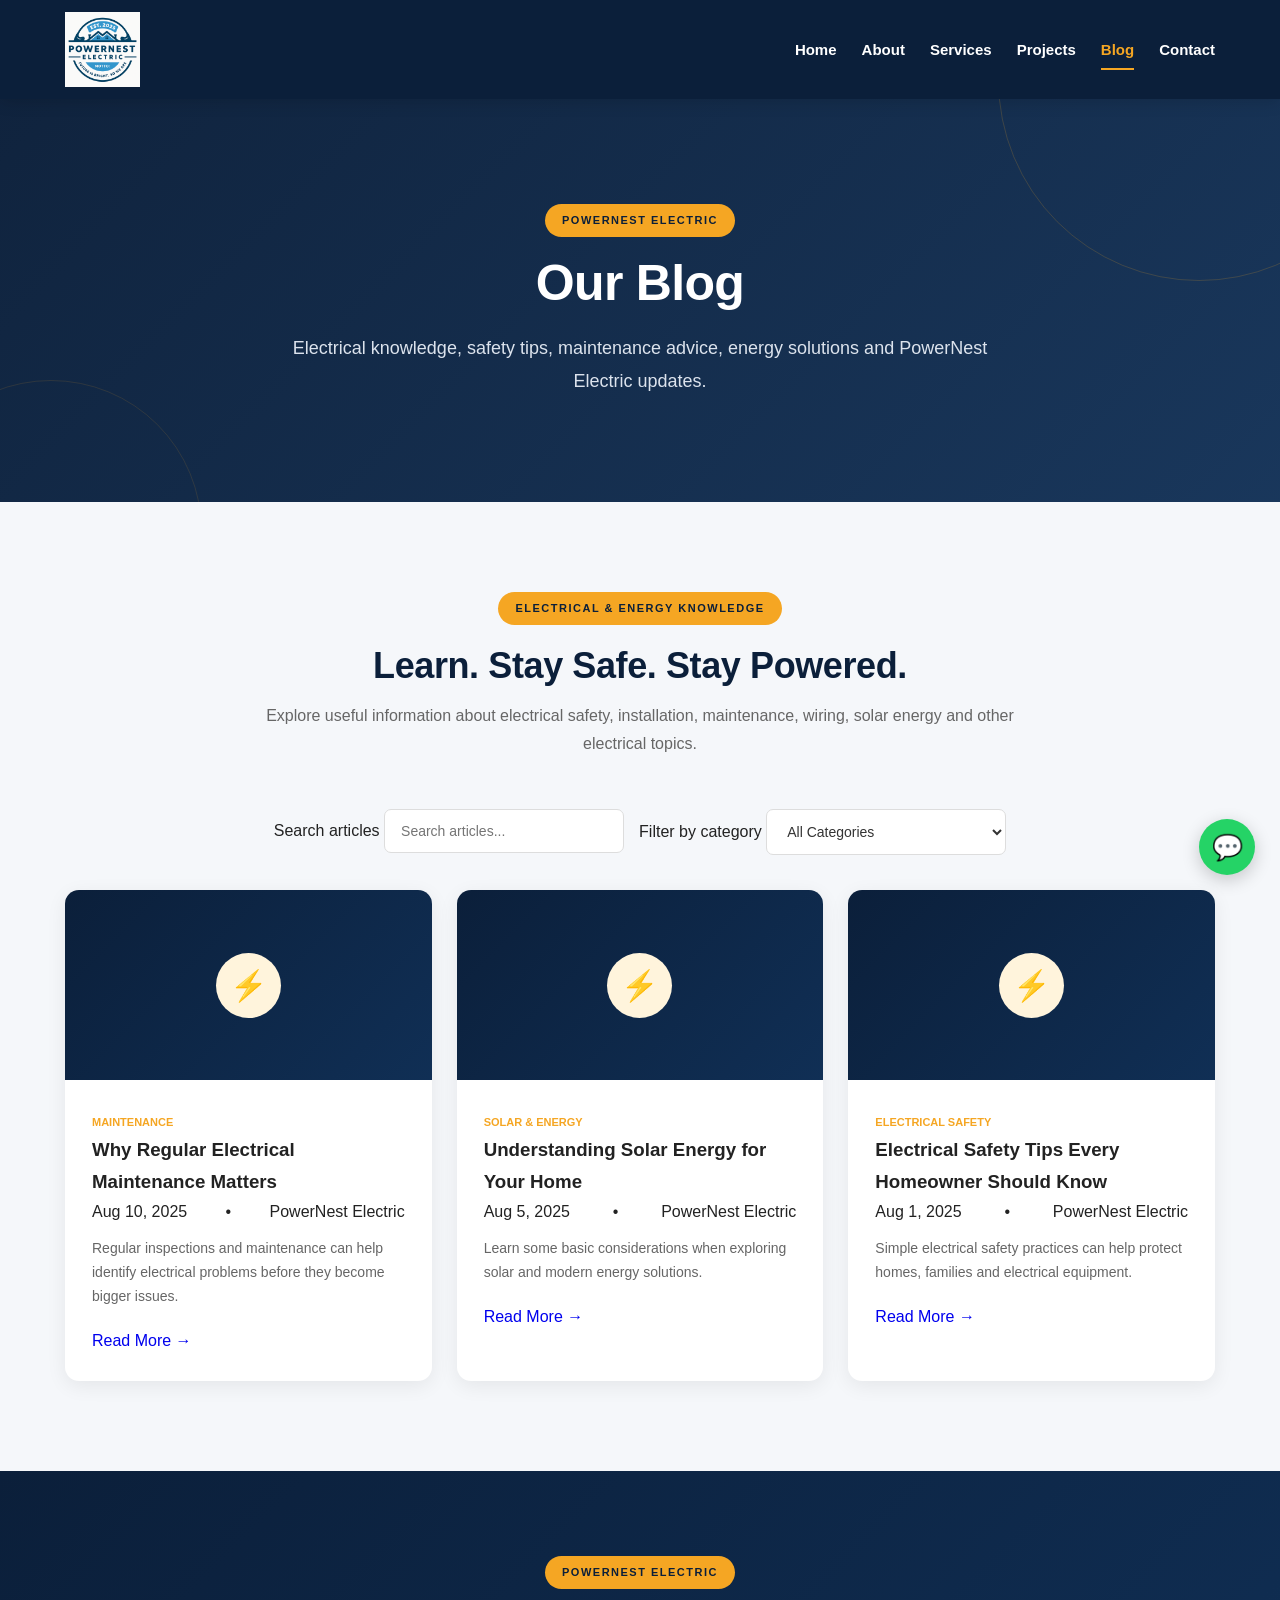
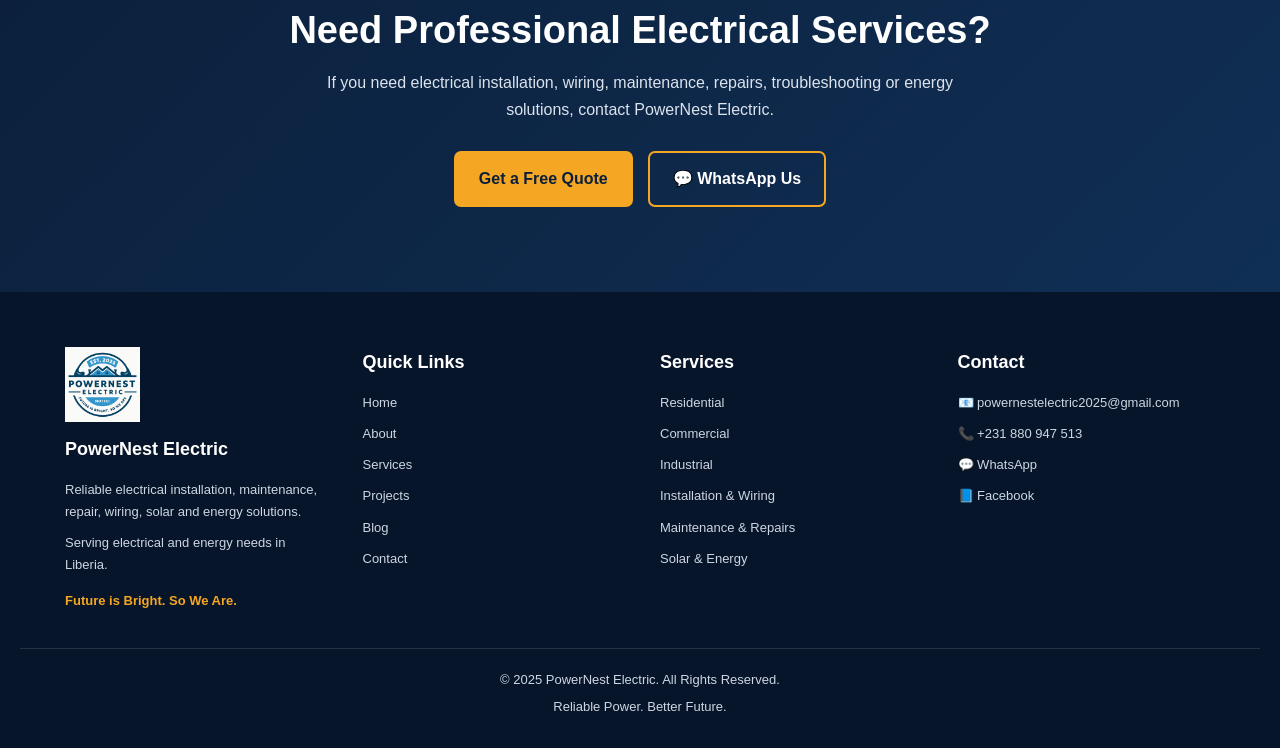
<file: blog.html>
<!DOCTYPE html>
<html lang="en">

<head>

    <meta charset="UTF-8">

    <meta name="viewport"
          content="width=device-width, initial-scale=1.0">

    <meta name="description"
          content="Read electrical, energy, safety and maintenance articles from PowerNest Electric.">

    <meta name="keywords"
          content="PowerNest Electric blog, electrical safety Liberia, electrical maintenance Liberia, solar energy Liberia">

    <meta name="author"
          content="PowerNest Electric">

    <meta name="robots"
          content="index, follow">

    <title>
        Blog | PowerNest Electric
    </title>

    <link rel="stylesheet"
          href="css/style.css">

</head>


<body>


<!-- =========================================================
     HEADER
========================================================== -->

<header class="site-header">

    <div class="header-container">

        <a href="index.html"
           class="logo-link"
           aria-label="PowerNest Electric Home">

            <img
                src="logo.png"
                alt="PowerNest Electric logo"
                class="site-logo">

        </a>


        <button
            type="button"
            class="menu-toggle"
            id="menuToggle"
            aria-label="Open navigation menu"
            aria-expanded="false">

            ☰

        </button>


        <nav
            class="nav-links"
            id="navLinks"
            aria-label="Main navigation">

            <a href="index.html">
                Home
            </a>

            <a href="about.html">
                About
            </a>

            <a href="services.html">
                Services
            </a>

            <a href="projects.html">
                Projects
            </a>

            <a href="blog.html"
               class="active">

                Blog

            </a>

            <a href="contact.html">
                Contact
            </a>

        </nav>

    </div>

</header>



<!-- =========================================================
     BLOG HERO
========================================================== -->

<section class="page-hero">

    <div class="page-hero-overlay"></div>

    <div class="page-hero-content">

        <span class="section-label">
            POWERNEST ELECTRIC
        </span>

        <h1>
            Our Blog
        </h1>

        <p>
            Electrical knowledge, safety tips,
            maintenance advice, energy solutions
            and PowerNest Electric updates.
        </p>

    </div>

</section>



<!-- =========================================================
     BLOG INTRO
========================================================== -->

<section class="section section-white">

    <div class="content-container">


        <div class="section-header">

            <span class="section-label">
                ELECTRICAL & ENERGY KNOWLEDGE
            </span>

            <h2 class="section-title">
                Learn. Stay Safe. Stay Powered.
            </h2>

            <p class="section-intro">

                Explore useful information about
                electrical safety, installation,
                maintenance, wiring, solar energy
                and other electrical topics.

            </p>

        </div>



        <!-- =================================================
             BLOG CONTROLS
        ================================================== -->

        <div class="blog-controls">

            <div class="blog-search-box">

                <label
                    for="blogSearch"
                    class="sr-only">

                    Search articles

                </label>

                <input
                    type="search"
                    id="blogSearch"
                    placeholder="Search articles...">

            </div>


            <div class="blog-filter-box">

                <label
                    for="blogCategoryFilter"
                    class="sr-only">

                    Filter by category

                </label>

                <select id="blogCategoryFilter">

                    <option value="all">
                        All Categories
                    </option>

                    <option value="Electrical Safety">
                        Electrical Safety
                    </option>

                    <option value="Maintenance">
                        Maintenance
                    </option>

                    <option value="Installation">
                        Installation
                    </option>

                    <option value="Wiring">
                        Wiring
                    </option>

                    <option value="Solar & Energy">
                        Solar & Energy
                    </option>

                    <option value="Projects">
                        Projects
                    </option>

                    <option value="Company News">
                        Company News
                    </option>

                    <option value="General">
                        General
                    </option>

                </select>

            </div>

        </div>



        <!-- =================================================
             ARTICLES
        ================================================== -->

        <div
            id="blogArticles"
            class="blog-grid">


            <!-- =================================================
                 DEFAULT ARTICLE 1
            ================================================== -->

            <article
                class="blog-card"
                data-category="Electrical Safety"
                data-title="Electrical Safety Tips Every Homeowner Should Know">


                <div class="blog-card-image">

                    <div class="blog-placeholder-icon">
                        ⚡
                    </div>

                </div>


                <div class="blog-card-content">


                    <div class="blog-card-meta">

                        <span class="blog-category">
                            Electrical Safety
                        </span>

                        <span class="blog-date">
                            Aug 1, 2025
                        </span>

                    </div>


                    <h2>
                        Electrical Safety Tips Every Homeowner Should Know
                    </h2>


                    <p>
                        Simple electrical safety practices
                        can help protect homes, families
                        and electrical equipment.
                    </p>


                    <a
                        href="article.html?id=electrical-safety-tips"
                        class="blog-read-more">

                        Read More →

                    </a>

                </div>

            </article>



            <!-- =================================================
                 DEFAULT ARTICLE 2
            ================================================== -->

            <article
                class="blog-card"
                data-category="Solar & Energy"
                data-title="Understanding Solar Energy for Your Home">


                <div class="blog-card-image">

                    <div class="blog-placeholder-icon">
                        ☀️
                    </div>

                </div>


                <div class="blog-card-content">


                    <div class="blog-card-meta">

                        <span class="blog-category">
                            Solar & Energy
                        </span>

                        <span class="blog-date">
                            Aug 5, 2025
                        </span>

                    </div>


                    <h2>
                        Understanding Solar Energy for Your Home
                    </h2>


                    <p>
                        Learn some basic considerations
                        when exploring solar and modern
                        energy solutions.
                    </p>


                    <a
                        href="article.html?id=solar-energy-for-homes"
                        class="blog-read-more">

                        Read More →

                    </a>

                </div>

            </article>



            <!-- =================================================
                 DEFAULT ARTICLE 3
            ================================================== -->

            <article
                class="blog-card"
                data-category="Maintenance"
                data-title="Why Regular Electrical Maintenance Matters">


                <div class="blog-card-image">

                    <div class="blog-placeholder-icon">
                        🔧
                    </div>

                </div>


                <div class="blog-card-content">


                    <div class="blog-card-meta">

                        <span class="blog-category">
                            Maintenance
                        </span>

                        <span class="blog-date">
                            Aug 10, 2025
                        </span>

                    </div>


                    <h2>
                        Why Regular Electrical Maintenance Matters
                    </h2>


                    <p>
                        Regular inspections and maintenance
                        can help identify electrical problems
                        before they become bigger issues.
                    </p>


                    <a
                        href="article.html?id=electrical-maintenance"
                        class="blog-read-more">

                        Read More →

                    </a>

                </div>

            </article>



            <!-- =================================================
                 ADMIN-CREATED ARTICLES WILL APPEAR HERE
             ================================================== -->

        </div>



        <!-- =================================================
             NO RESULTS
        ================================================== -->

        <div
            id="blogNoResults"
            class="blog-no-results"
            style="display:none;">

            <div class="blog-no-results-icon">
                🔎
            </div>

            <h3>
                No Articles Found
            </h3>

            <p>
                We could not find an article matching
                your search or category.
            </p>

            <button
                type="button"
                id="clearBlogFilters"
                class="button">

                Clear Filters

            </button>

        </div>



    </div>

</section>



<!-- =========================================================
     CALL TO ACTION
========================================================== -->

<section class="cta-section">

    <div class="cta-content">


        <span class="section-label">
            POWERNEST ELECTRIC
        </span>


        <h2>
            Need Professional Electrical Services?
        </h2>


        <p>

            If you need electrical installation,
            wiring, maintenance, repairs,
            troubleshooting or energy solutions,
            contact PowerNest Electric.

        </p>


        <div class="cta-buttons">


            <a
                href="contact.html"
                class="button">

                Get a Free Quote

            </a>


            <a
                href="https://wa.me/231880947513"
                class="button-outline"
                target="_blank"
                rel="noopener noreferrer">

                💬 WhatsApp Us

            </a>


        </div>

    </div>

</section>



<!-- =========================================================
     FOOTER
========================================================== -->

<footer class="site-footer">

    <div class="footer-container">


        <!-- COMPANY -->

        <div class="footer-column">


            <img
                src="logo.png"
                alt="PowerNest Electric logo"
                class="footer-logo">


            <h3>
                PowerNest Electric
            </h3>


            <p>
                Reliable electrical installation,
                maintenance, repair, wiring,
                solar and energy solutions.
            </p>


            <p>
                Serving electrical and energy
                needs in Liberia.
            </p>


            <strong>
                Future is Bright. So We Are.
            </strong>


        </div>



        <!-- QUICK LINKS -->

        <div class="footer-column">


            <h3>
                Quick Links
            </h3>


            <a href="index.html">
                Home
            </a>


            <a href="about.html">
                About
            </a>


            <a href="services.html">
                Services
            </a>


            <a href="projects.html">
                Projects
            </a>


            <a href="blog.html">
                Blog
            </a>


            <a href="contact.html">
                Contact
            </a>


        </div>



        <!-- SERVICES -->

        <div class="footer-column">


            <h3>
                Services
            </h3>


            <a href="services.html#residential">
                Residential
            </a>


            <a href="services.html#commercial">
                Commercial
            </a>


            <a href="services.html#industrial">
                Industrial
            </a>


            <a href="services.html#installation">
                Installation & Wiring
            </a>


            <a href="services.html#maintenance">
                Maintenance & Repairs
            </a>


            <a href="services.html#solar">
                Solar & Energy
            </a>


        </div>



        <!-- CONTACT -->

        <div class="footer-column">


            <h3>
                Contact
            </h3>


            <p>
                📧
                powernestelectric2025@gmail.com
            </p>


            <p>
                📞
                +231 880 947 513
            </p>


            <a
                href="https://wa.me/231880947513"
                target="_blank"
                rel="noopener noreferrer">

                💬 WhatsApp

            </a>


            <a
                href="https://www.facebook.com/profile.php?id=61576923520194"
                target="_blank"
                rel="noopener noreferrer">

                📘 Facebook

            </a>


        </div>


    </div>



    <!-- FOOTER BOTTOM -->

    <div class="footer-bottom">


        <p>
            © 2025 PowerNest Electric.
            All Rights Reserved.
        </p>


        <p>
            Reliable Power. Better Future.
        </p>


    </div>

</footer>



<!-- =========================================================
     FLOATING WHATSAPP
========================================================== -->

<a
    href="https://wa.me/231880947513"
    target="_blank"
    rel="noopener noreferrer"
    class="floating-whatsapp"
    aria-label="Chat with PowerNest Electric on WhatsApp">

    💬

</a>



<!-- =========================================================
     BACK TO TOP
========================================================== -->

<a
    href="#"
    class="back-to-top"
    id="backToTop"
    aria-label="Back to top">

    ↑

</a>



<!-- =========================================================
     JAVASCRIPT
========================================================== -->

<script src="js/main.js"></script>

<script src="js/blog.js"></script>


</body>

</html>
</file>
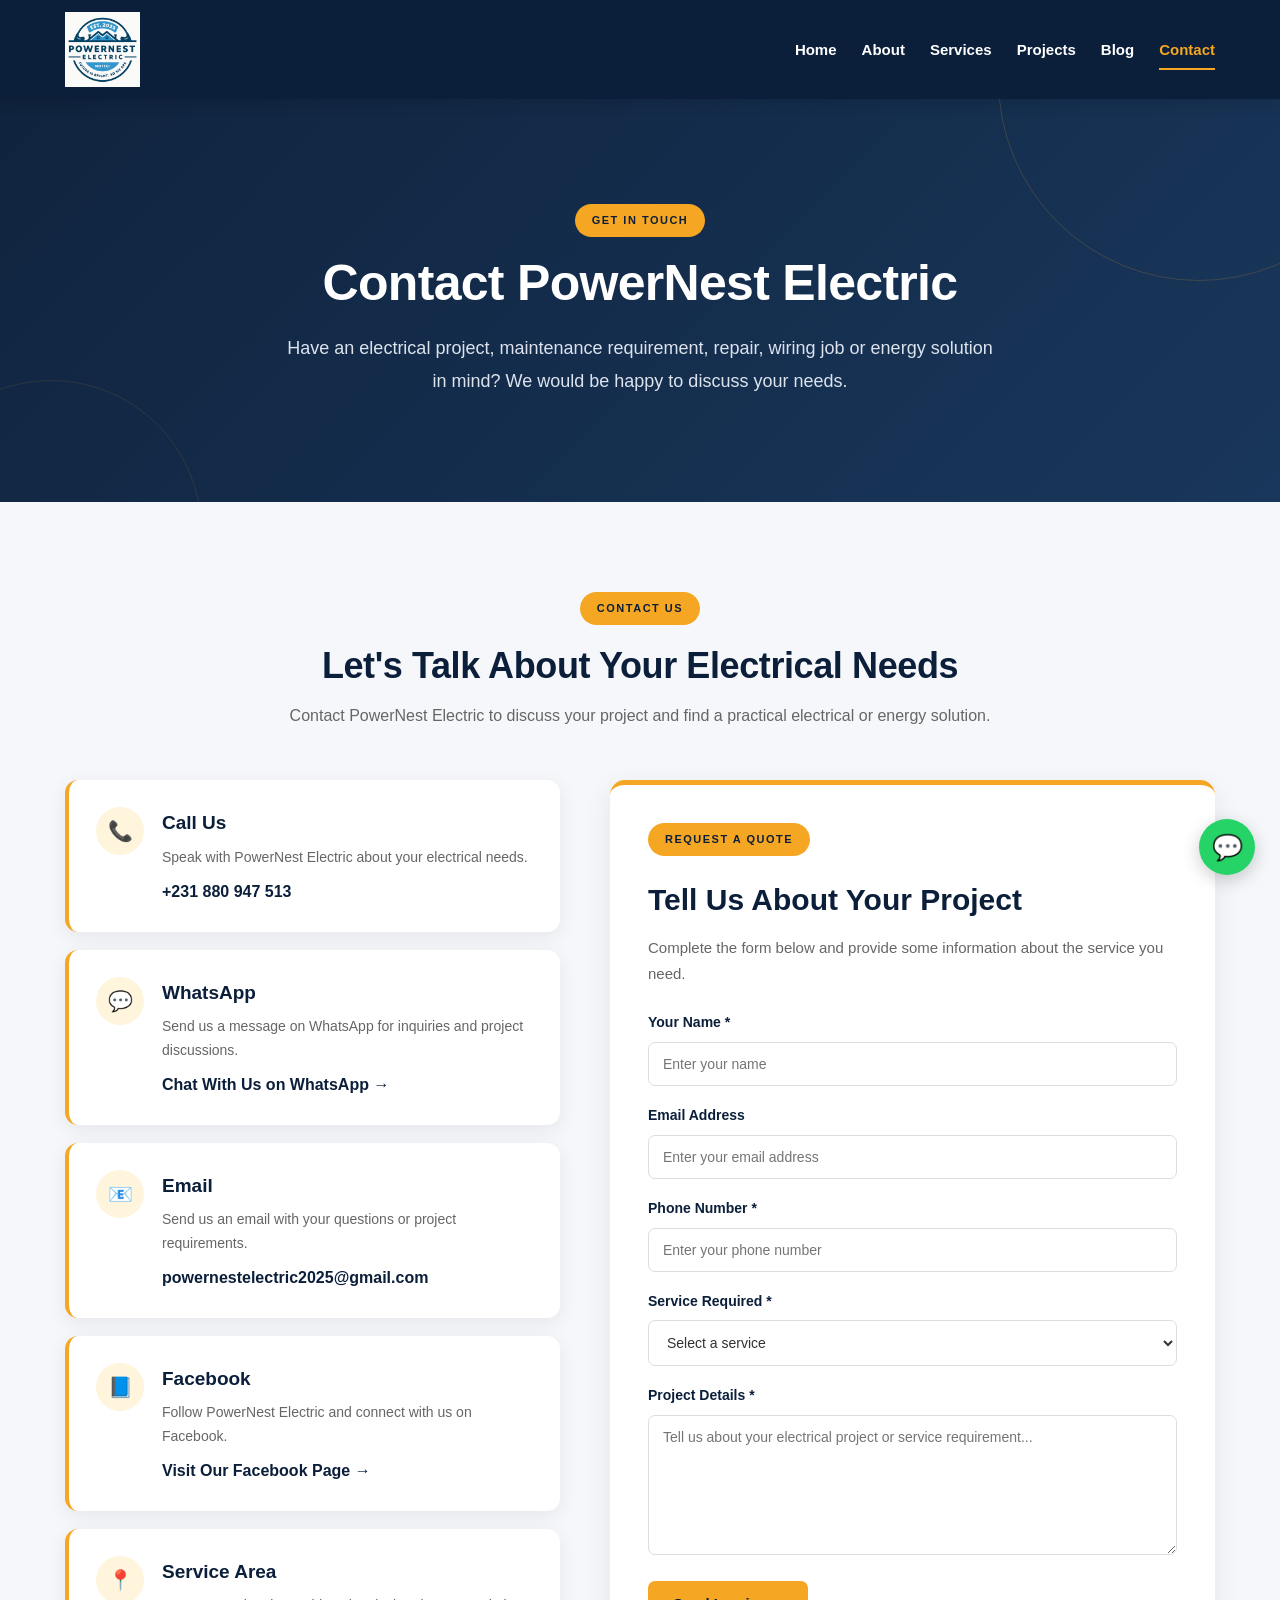
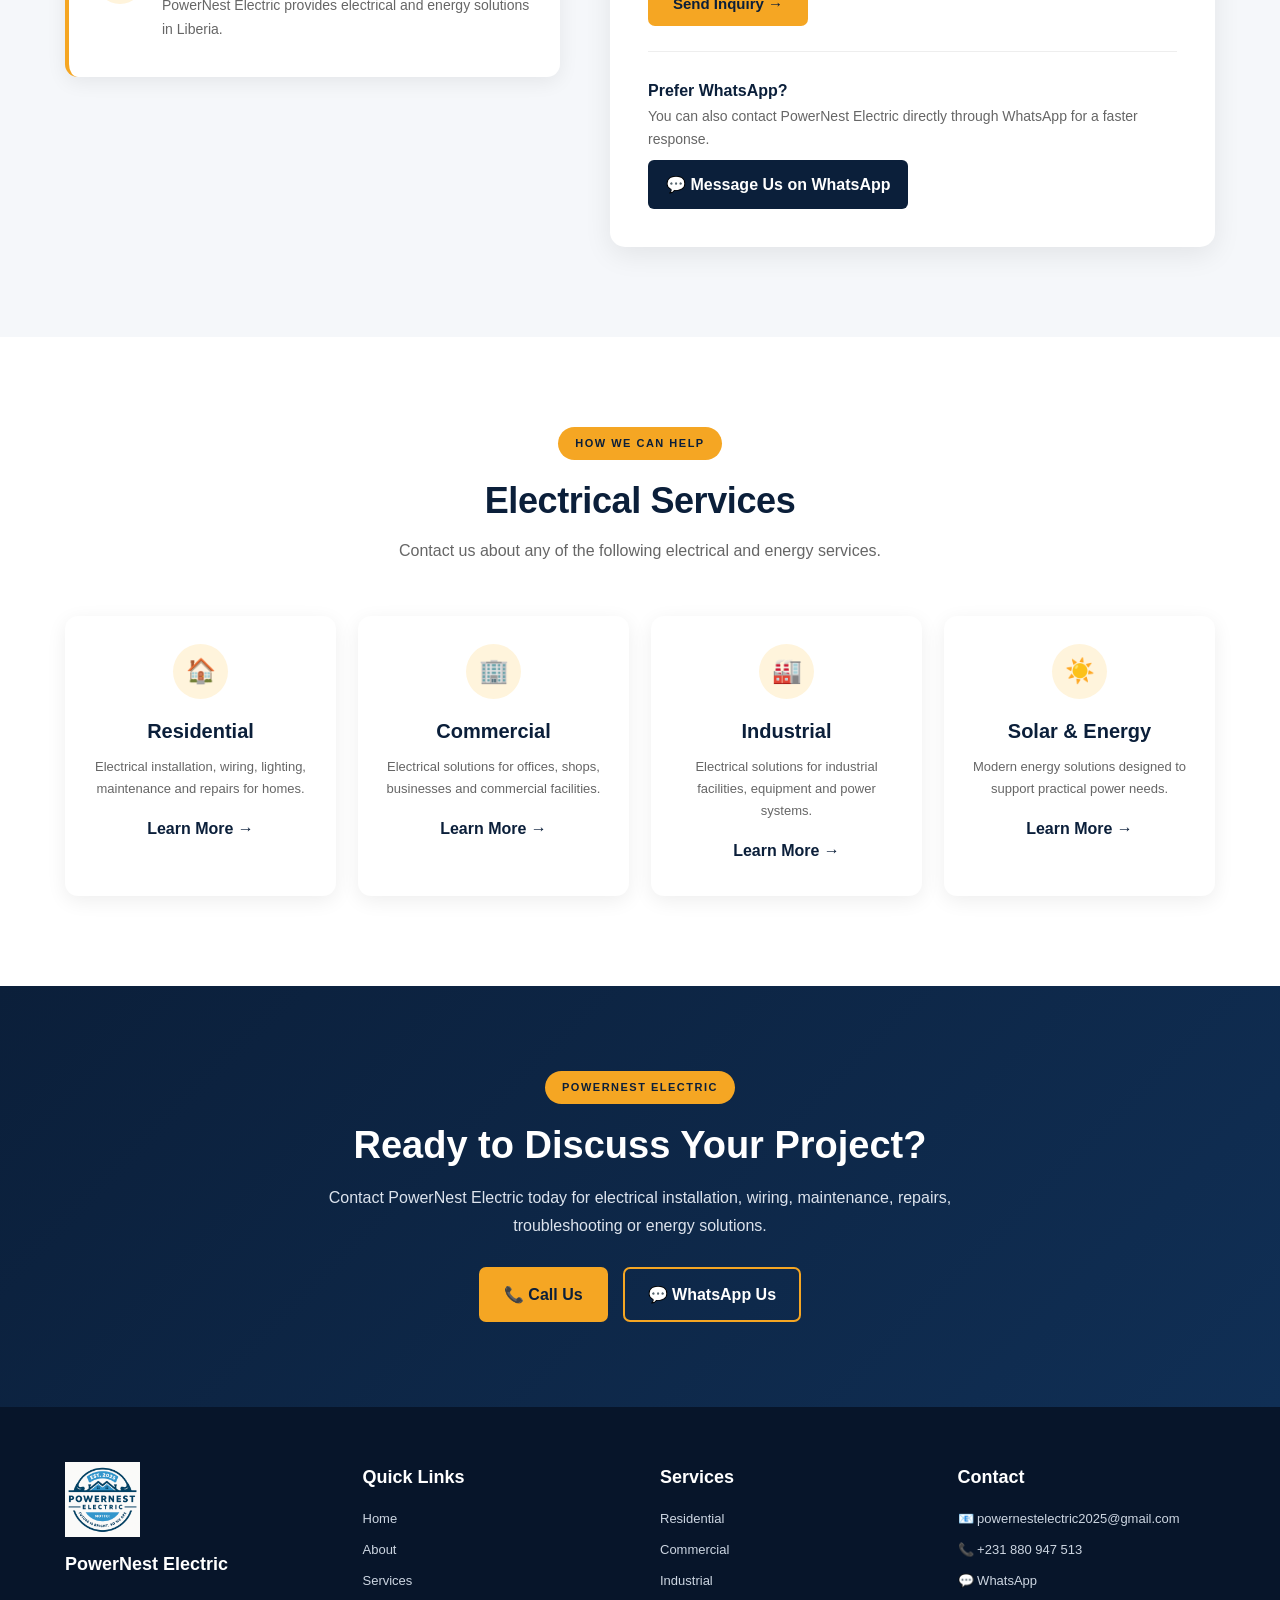
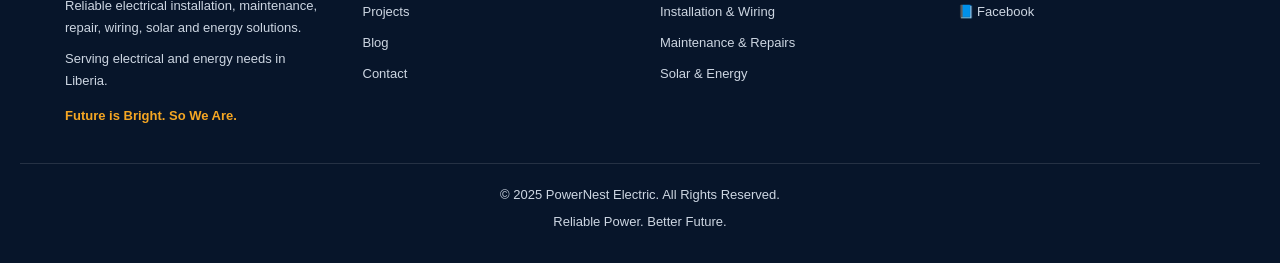
<file: contact.html>
<!DOCTYPE html>
<html lang="en">

<head>

    <meta charset="UTF-8">

    <meta
        name="viewport"
        content="width=device-width, initial-scale=1.0">

    <meta
        name="description"
        content="Contact PowerNest Electric in Liberia for electrical installation, wiring, maintenance, repairs, solar and energy solutions.">

    <meta
        name="keywords"
        content="PowerNest Electric contact, electrician Liberia, electrical services Liberia, solar Liberia, electrical installation Liberia">

    <meta
        name="author"
        content="PowerNest Electric">

    <meta
        name="robots"
        content="index, follow">

    <title>
        Contact PowerNest Electric | Electrical Services in Liberia
    </title>

    <link
        rel="stylesheet"
        href="css/style.css">

</head>


<body>


<!-- =========================================================
     HEADER
========================================================== -->

<header class="site-header">

    <div class="header-container">

        <a
            href="index.html"
            class="logo-link"
            aria-label="PowerNest Electric Home">

            <img
                src="logo.png"
                alt="PowerNest Electric logo"
                class="site-logo">

        </a>


        <button
            type="button"
            class="menu-toggle"
            id="menuToggle"
            aria-label="Open navigation menu"
            aria-expanded="false">

            ☰

        </button>


        <nav
            class="nav-links"
            id="navLinks"
            aria-label="Main navigation">

            <a href="index.html">
                Home
            </a>

            <a href="about.html">
                About
            </a>

            <a href="services.html">
                Services
            </a>

            <a href="projects.html">
                Projects
            </a>

            <a href="blog.html">
                Blog
            </a>

            <a
                href="contact.html"
                class="active">

                Contact

            </a>

        </nav>

    </div>

</header>



<!-- =========================================================
     PAGE HERO
========================================================== -->

<main>


<section class="page-hero">

    <div class="page-hero-content">

        <span class="section-label">
            GET IN TOUCH
        </span>

        <h1>
            Contact PowerNest Electric
        </h1>

        <p>
            Have an electrical project, maintenance
            requirement, repair, wiring job or energy
            solution in mind? We would be happy to
            discuss your needs.
        </p>

    </div>

</section>



<!-- =========================================================
     CONTACT INTRO
========================================================== -->

<section class="section section-white">

    <div class="content-container">


        <div class="section-header">

            <span class="section-label">
                CONTACT US
            </span>

            <h2 class="section-title">
                Let's Talk About Your Electrical Needs
            </h2>

            <p class="section-intro">
                Contact PowerNest Electric to discuss
                your project and find a practical
                electrical or energy solution.
            </p>

        </div>



        <div class="contact-grid">


            <!-- =================================================
                 CONTACT INFORMATION
            ================================================== -->

            <div class="contact-info-panel">


                <div class="contact-info-card">

                    <div class="contact-info-icon">
                        📞
                    </div>

                    <div>

                        <h3>
                            Call Us
                        </h3>

                        <p>
                            Speak with PowerNest Electric
                            about your electrical needs.
                        </p>

                        <a
                            href="tel:+231880947513">

                            +231 880 947 513

                        </a>

                    </div>

                </div>



                <div class="contact-info-card">

                    <div class="contact-info-icon">
                        💬
                    </div>

                    <div>

                        <h3>
                            WhatsApp
                        </h3>

                        <p>
                            Send us a message on WhatsApp
                            for inquiries and project discussions.
                        </p>

                        <a
                            href="https://wa.me/231880947513"
                            target="_blank"
                            rel="noopener noreferrer">

                            Chat With Us on WhatsApp →

                        </a>

                    </div>

                </div>



                <div class="contact-info-card">

                    <div class="contact-info-icon">
                        📧
                    </div>

                    <div>

                        <h3>
                            Email
                        </h3>

                        <p>
                            Send us an email with your
                            questions or project requirements.
                        </p>

                        <a
                            href="mailto:powernestelectric2025@gmail.com">

                            powernestelectric2025@gmail.com

                        </a>

                    </div>

                </div>



                <div class="contact-info-card">

                    <div class="contact-info-icon">
                        📘
                    </div>

                    <div>

                        <h3>
                            Facebook
                        </h3>

                        <p>
                            Follow PowerNest Electric
                            and connect with us on Facebook.
                        </p>

                        <a
                            href="https://www.facebook.com/profile.php?id=61576923520194"
                            target="_blank"
                            rel="noopener noreferrer">

                            Visit Our Facebook Page →

                        </a>

                    </div>

                </div>



                <div class="contact-location-card">

                    <div class="contact-location-icon">
                        📍
                    </div>

                    <div>

                        <h3>
                            Service Area
                        </h3>

                        <p>
                            PowerNest Electric provides
                            electrical and energy solutions
                            in Liberia.
                        </p>

                    </div>

                </div>

            </div>



            <!-- =================================================
                 CONTACT FORM
            ================================================== -->

            <div class="contact-form-panel">


                <div class="contact-form-header">

                    <span class="section-label">
                        REQUEST A QUOTE
                    </span>

                    <h2>
                        Tell Us About Your Project
                    </h2>

                    <p>
                        Complete the form below and
                        provide some information about
                        the service you need.
                    </p>

                </div>



                <form
                    id="contactForm"
                    class="contact-form">


                    <!-- NAME -->

                    <div class="contact-form-group">

                        <label for="contactName">
                            Your Name *
                        </label>

                        <input
                            type="text"
                            id="contactName"
                            name="name"
                            placeholder="Enter your name"
                            autocomplete="name"
                            required>

                    </div>



                    <!-- EMAIL -->

                    <div class="contact-form-group">

                        <label for="contactEmail">
                            Email Address
                        </label>

                        <input
                            type="email"
                            id="contactEmail"
                            name="email"
                            placeholder="Enter your email address"
                            autocomplete="email">

                    </div>



                    <!-- PHONE -->

                    <div class="contact-form-group">

                        <label for="contactPhone">
                            Phone Number *
                        </label>

                        <input
                            type="tel"
                            id="contactPhone"
                            name="phone"
                            placeholder="Enter your phone number"
                            autocomplete="tel"
                            required>

                    </div>



                    <!-- SERVICE -->

                    <div class="contact-form-group">

                        <label for="contactService">
                            Service Required *
                        </label>

                        <select
                            id="contactService"
                            name="service"
                            required>

                            <option value="">
                                Select a service
                            </option>

                            <option value="Residential Electrical">
                                Residential Electrical
                            </option>

                            <option value="Commercial Electrical">
                                Commercial Electrical
                            </option>

                            <option value="Industrial Electrical">
                                Industrial Electrical
                            </option>

                            <option value="Installation & Wiring">
                                Installation & Wiring
                            </option>

                            <option value="Maintenance & Repairs">
                                Maintenance & Repairs
                            </option>

                            <option value="Solar & Energy Solutions">
                                Solar & Energy Solutions
                            </option>

                            <option value="Other">
                                Other

                            </option>

                        </select>

                    </div>



                    <!-- MESSAGE -->

                    <div class="contact-form-group">

                        <label for="contactMessage">
                            Project Details *
                        </label>

                        <textarea
                            id="contactMessage"
                            name="message"
                            rows="7"
                            placeholder="Tell us about your electrical project or service requirement..."
                            required></textarea>

                    </div>



                    <!-- SUBMIT -->

                    <button
                        type="submit"
                        class="button contact-submit-button">

                        Send Inquiry →

                    </button>


                    <p
                        id="contactFormMessage"
                        class="contact-form-message"
                        role="status">

                    </p>


                </form>


                <div class="contact-form-note">

                    <strong>
                        Prefer WhatsApp?
                    </strong>

                    <p>
                        You can also contact PowerNest
                        Electric directly through WhatsApp
                        for a faster response.
                    </p>

                    <a
                        href="https://wa.me/231880947513"
                        class="whatsapp-contact-button"
                        target="_blank"
                        rel="noopener noreferrer">

                        💬 Message Us on WhatsApp

                    </a>

                </div>

            </div>

        </div>

    </div>

</section>



<!-- =========================================================
     SERVICES CONTACT
========================================================== -->

<section class="section section-light">

    <div class="content-container">


        <div class="section-header">

            <span class="section-label">
                HOW WE CAN HELP
            </span>

            <h2 class="section-title">
                Electrical Services
            </h2>

            <p class="section-intro">
                Contact us about any of the following
                electrical and energy services.
            </p>

        </div>



        <div class="contact-service-grid">


            <article class="contact-service-card">

                <span class="contact-service-icon">
                    🏠
                </span>

                <h3>
                    Residential
                </h3>

                <p>
                    Electrical installation, wiring,
                    lighting, maintenance and repairs
                    for homes.
                </p>

                <a href="services.html#residential">
                    Learn More →
                </a>

            </article>



            <article class="contact-service-card">

                <span class="contact-service-icon">
                    🏢
                </span>

                <h3>
                    Commercial
                </h3>

                <p>
                    Electrical solutions for offices,
                    shops, businesses and commercial
                    facilities.
                </p>

                <a href="services.html#commercial">
                    Learn More →
                </a>

            </article>



            <article class="contact-service-card">

                <span class="contact-service-icon">
                    🏭
                </span>

                <h3>
                    Industrial
                </h3>

                <p>
                    Electrical solutions for industrial
                    facilities, equipment and power systems.
                </p>

                <a href="services.html#industrial">
                    Learn More →
                </a>

            </article>



            <article class="contact-service-card">

                <span class="contact-service-icon">
                    ☀️
                </span>

                <h3>
                    Solar & Energy
                </h3>

                <p>
                    Modern energy solutions designed
                    to support practical power needs.
                </p>

                <a href="services.html#solar">
                    Learn More →
                </a>

            </article>

        </div>

    </div>

</section>



<!-- =========================================================
     FINAL CTA
========================================================== -->

<section class="cta-section">

    <div class="cta-content">

        <span class="section-label">
            POWERNEST ELECTRIC
        </span>

        <h2>
            Ready to Discuss Your Project?
        </h2>

        <p>
            Contact PowerNest Electric today for
            electrical installation, wiring,
            maintenance, repairs, troubleshooting
            or energy solutions.
        </p>


        <div class="cta-buttons">

            <a
                href="tel:+231880947513"
                class="button">

                📞 Call Us

            </a>


            <a
                href="https://wa.me/231880947513"
                class="button-outline"
                target="_blank"
                rel="noopener noreferrer">

                💬 WhatsApp Us

            </a>

        </div>

    </div>

</section>

</main>



<!-- =========================================================
     FOOTER
========================================================== -->

<footer class="site-footer">

    <div class="footer-container">


        <!-- COMPANY -->

        <div class="footer-column">

            <img
                src="logo.png"
                alt="PowerNest Electric logo"
                class="footer-logo">


            <h3>
                PowerNest Electric
            </h3>


            <p>
                Reliable electrical installation,
                maintenance, repair, wiring,
                solar and energy solutions.
            </p>


            <p>
                Serving electrical and energy
                needs in Liberia.
            </p>


            <strong>
                Future is Bright. So We Are.
            </strong>

        </div>



        <!-- QUICK LINKS -->

        <div class="footer-column">

            <h3>
                Quick Links
            </h3>

            <a href="index.html">
                Home
            </a>

            <a href="about.html">
                About
            </a>

            <a href="services.html">
                Services
            </a>

            <a href="projects.html">
                Projects
            </a>

            <a href="blog.html">
                Blog
            </a>

            <a href="contact.html">
                Contact
            </a>

        </div>



        <!-- SERVICES -->

        <div class="footer-column">

            <h3>
                Services
            </h3>

            <a href="services.html#residential">
                Residential
            </a>

            <a href="services.html#commercial">
                Commercial
            </a>

            <a href="services.html#industrial">
                Industrial
            </a>

            <a href="services.html#installation">
                Installation & Wiring
            </a>

            <a href="services.html#maintenance">
                Maintenance & Repairs
            </a>

            <a href="services.html#solar">
                Solar & Energy
            </a>

        </div>



        <!-- CONTACT -->

        <div class="footer-column">

            <h3>
                Contact
            </h3>


            <p>
                📧
                powernestelectric2025@gmail.com
            </p>


            <p>
                📞
                +231 880 947 513
            </p>


            <a
                href="https://wa.me/231880947513"
                target="_blank"
                rel="noopener noreferrer">

                💬 WhatsApp

            </a>


            <a
                href="https://www.facebook.com/profile.php?id=61576923520194"
                target="_blank"
                rel="noopener noreferrer">

                📘 Facebook

            </a>

        </div>

    </div>



    <div class="footer-bottom">

        <p>
            © 2025 PowerNest Electric.
            All Rights Reserved.
        </p>

        <p>
            Reliable Power. Better Future.
        </p>

    </div>

</footer>



<!-- =========================================================
     FLOATING WHATSAPP
========================================================== -->

<a
    href="https://wa.me/231880947513"
    target="_blank"
    rel="noopener noreferrer"
    class="floating-whatsapp"
    aria-label="Chat with PowerNest Electric on WhatsApp">

    💬

</a>



<!-- =========================================================
     BACK TO TOP
========================================================== -->

<a
    href="#top"
    class="back-to-top"
    id="backToTop"
    aria-label="Back to top">

    ↑

</a>



<!-- =========================================================
     JAVASCRIPT
========================================================== -->

<script src="js/main.js"></script>


<script>

document.addEventListener("DOMContentLoaded", function () {

    const contactForm =
        document.getElementById("contactForm");

    const contactFormMessage =
        document.getElementById("contactFormMessage");


    if (!contactForm) {
        return;
    }


    contactForm.addEventListener("submit", function (event) {

        event.preventDefault();


        const name =
            document.getElementById("contactName").value.trim();

        const email =
            document.getElementById("contactEmail").value.trim();

        const phone =
            document.getElementById("contactPhone").value.trim();

        const service =
            document.getElementById("contactService").value;

        const message =
            document.getElementById("contactMessage").value.trim();


        if (!name || !phone || !service || !message) {

            contactFormMessage.textContent =
                "Please complete all required fields.";

            return;

        }


        const subject =
            encodeURIComponent(
                "PowerNest Electric Service Inquiry - " + service
            );


        const emailBody =
            encodeURIComponent(

                "PowerNest Electric Service Inquiry\n\n" +

                "Name: " + name + "\n" +

                "Email: " + (email || "Not provided") + "\n" +

                "Phone: " + phone + "\n" +

                "Service Required: " + service + "\n\n" +

                "Project Details:\n" +

                message

            );


        window.location.href =
            "mailto:powernestelectric2025@gmail.com" +
            "?subject=" +
            subject +
            "&body=" +
            emailBody;


        contactFormMessage.textContent =
            "Your email application should now open. Thank you for contacting PowerNest Electric.";

    });

});

</script>


</body>

</html>
</file>
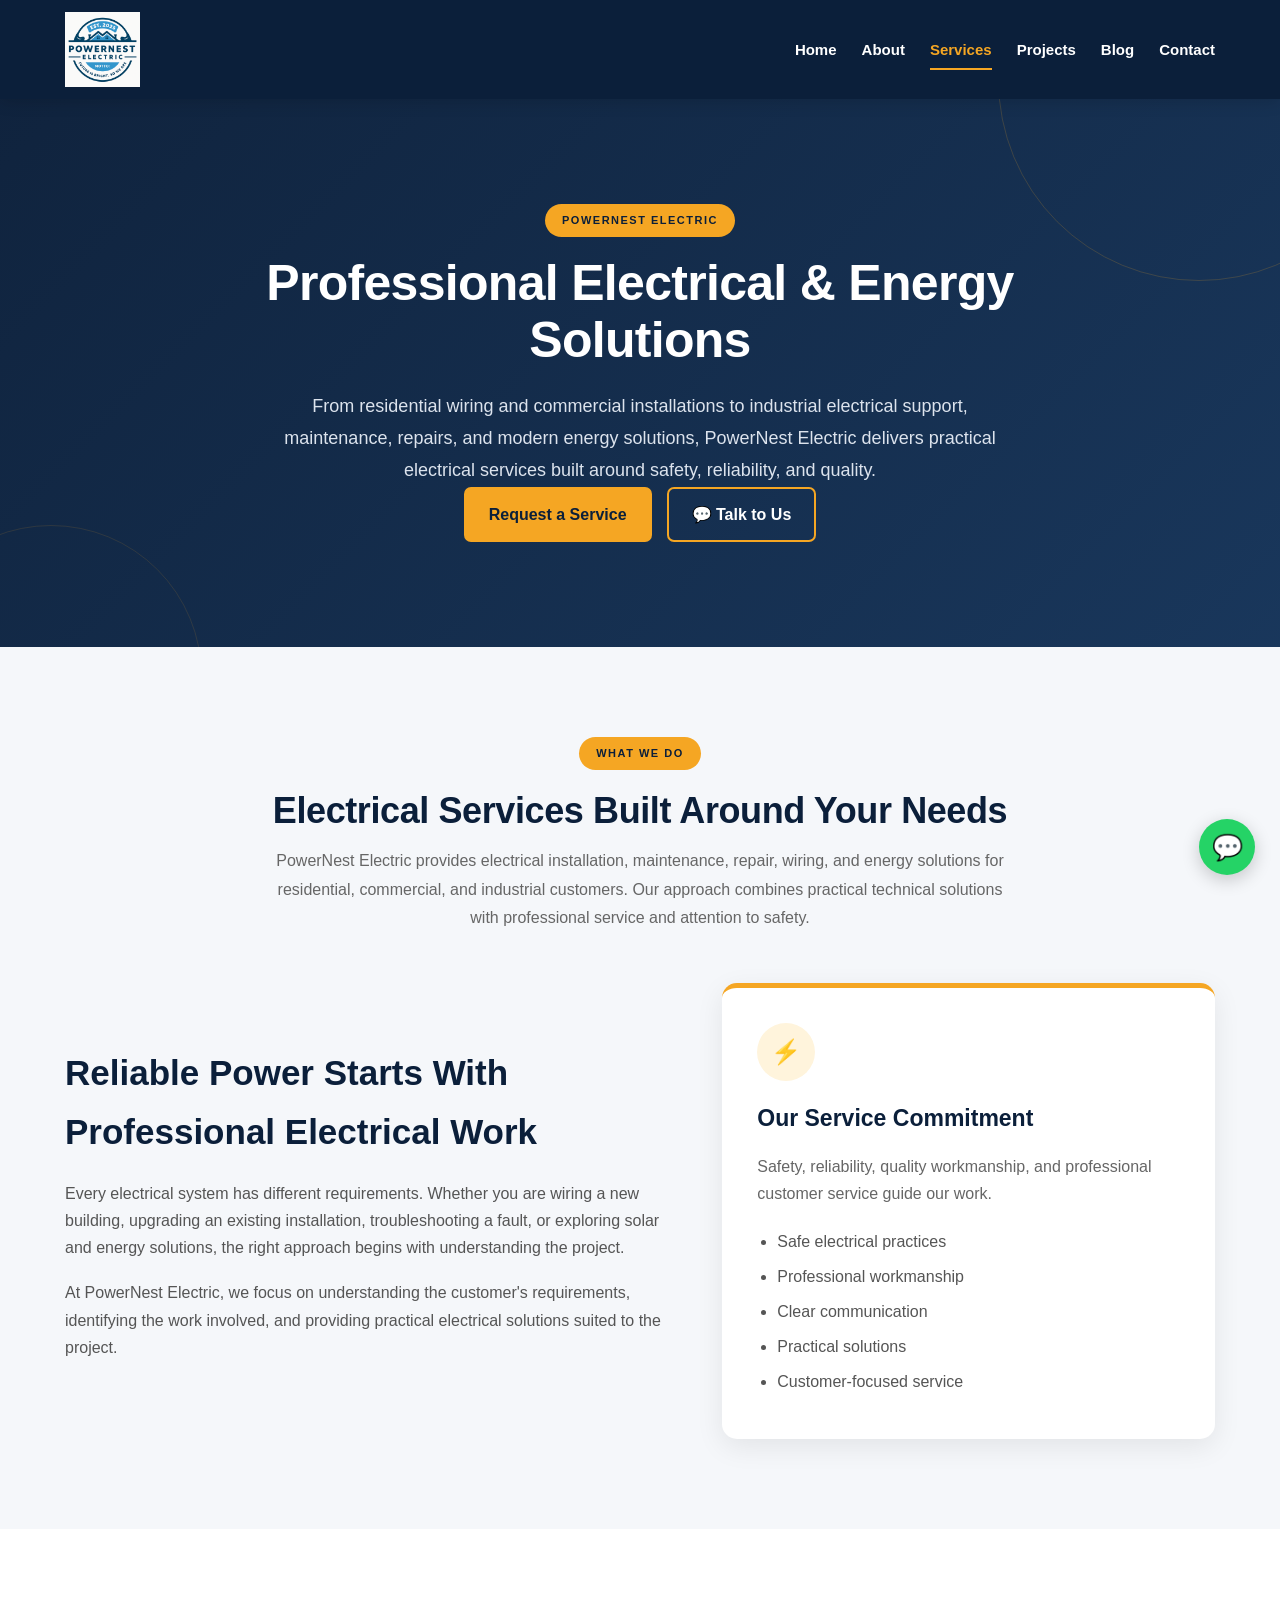
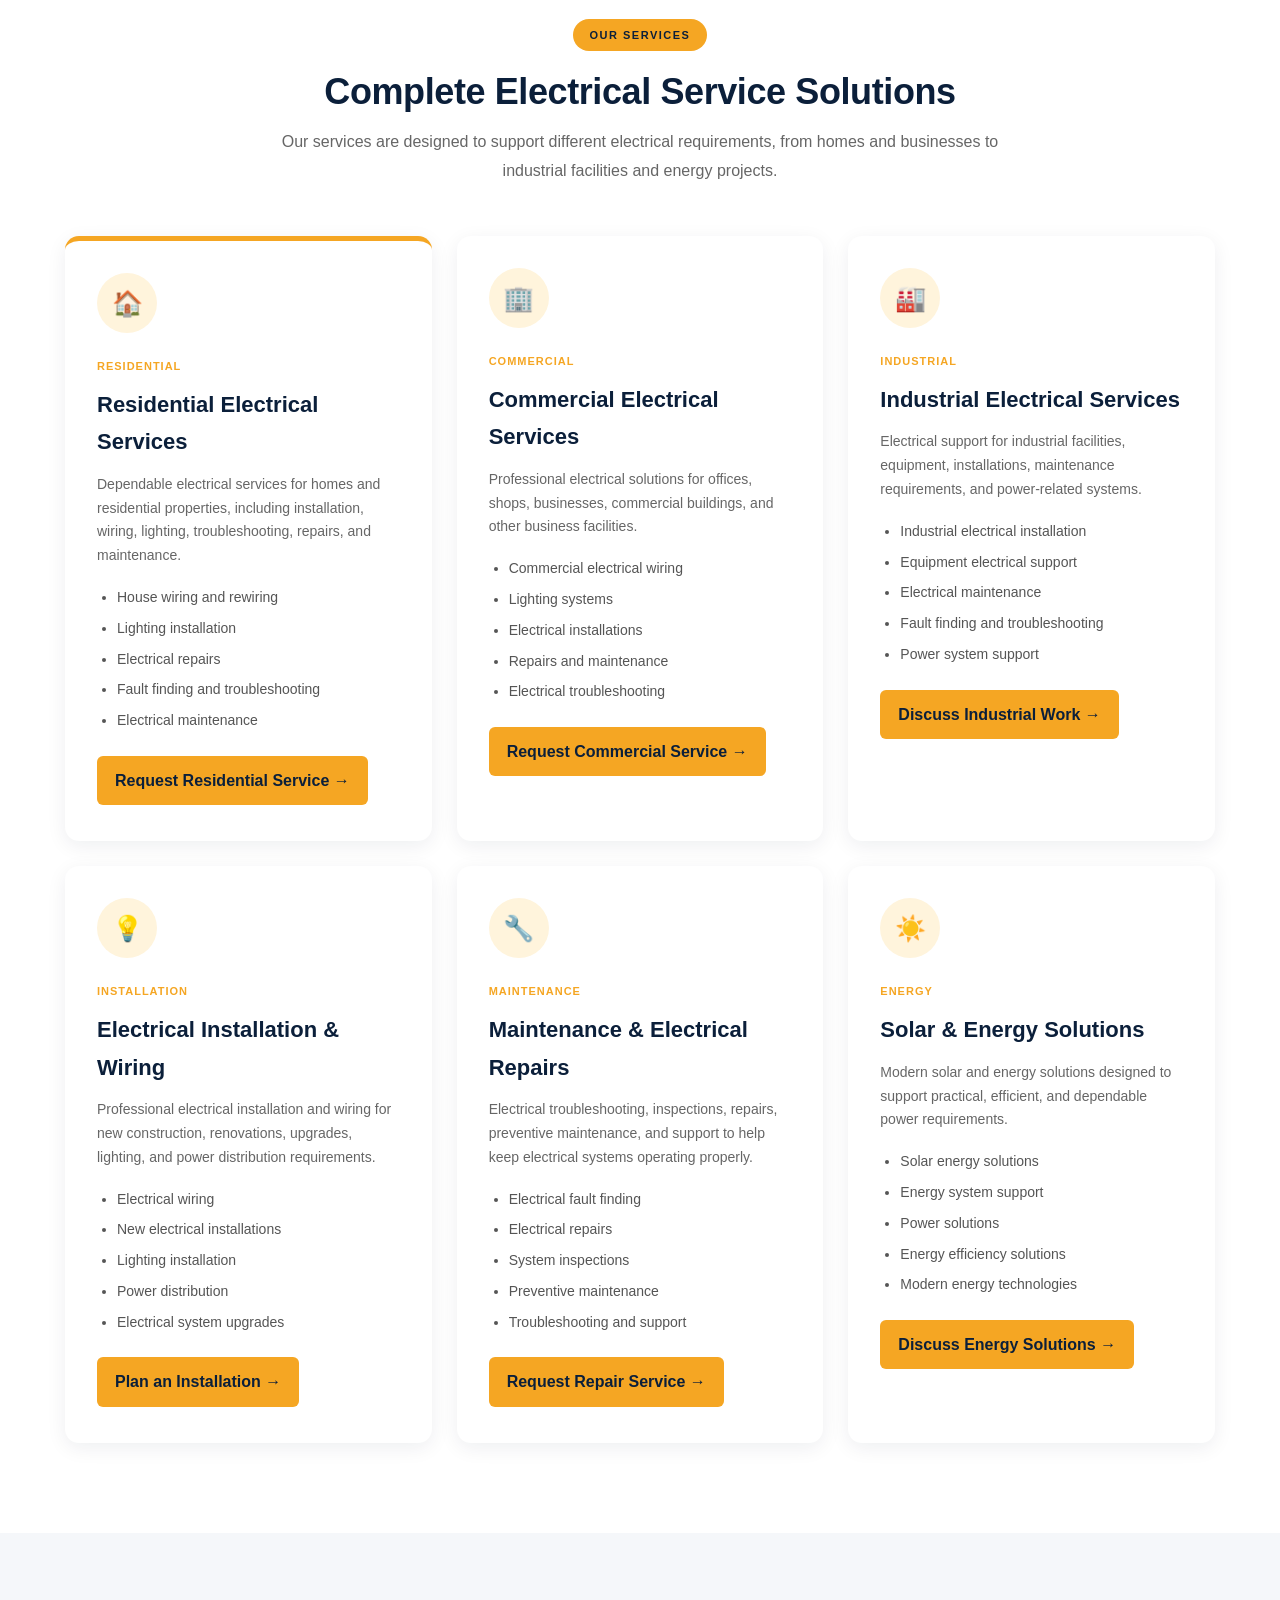
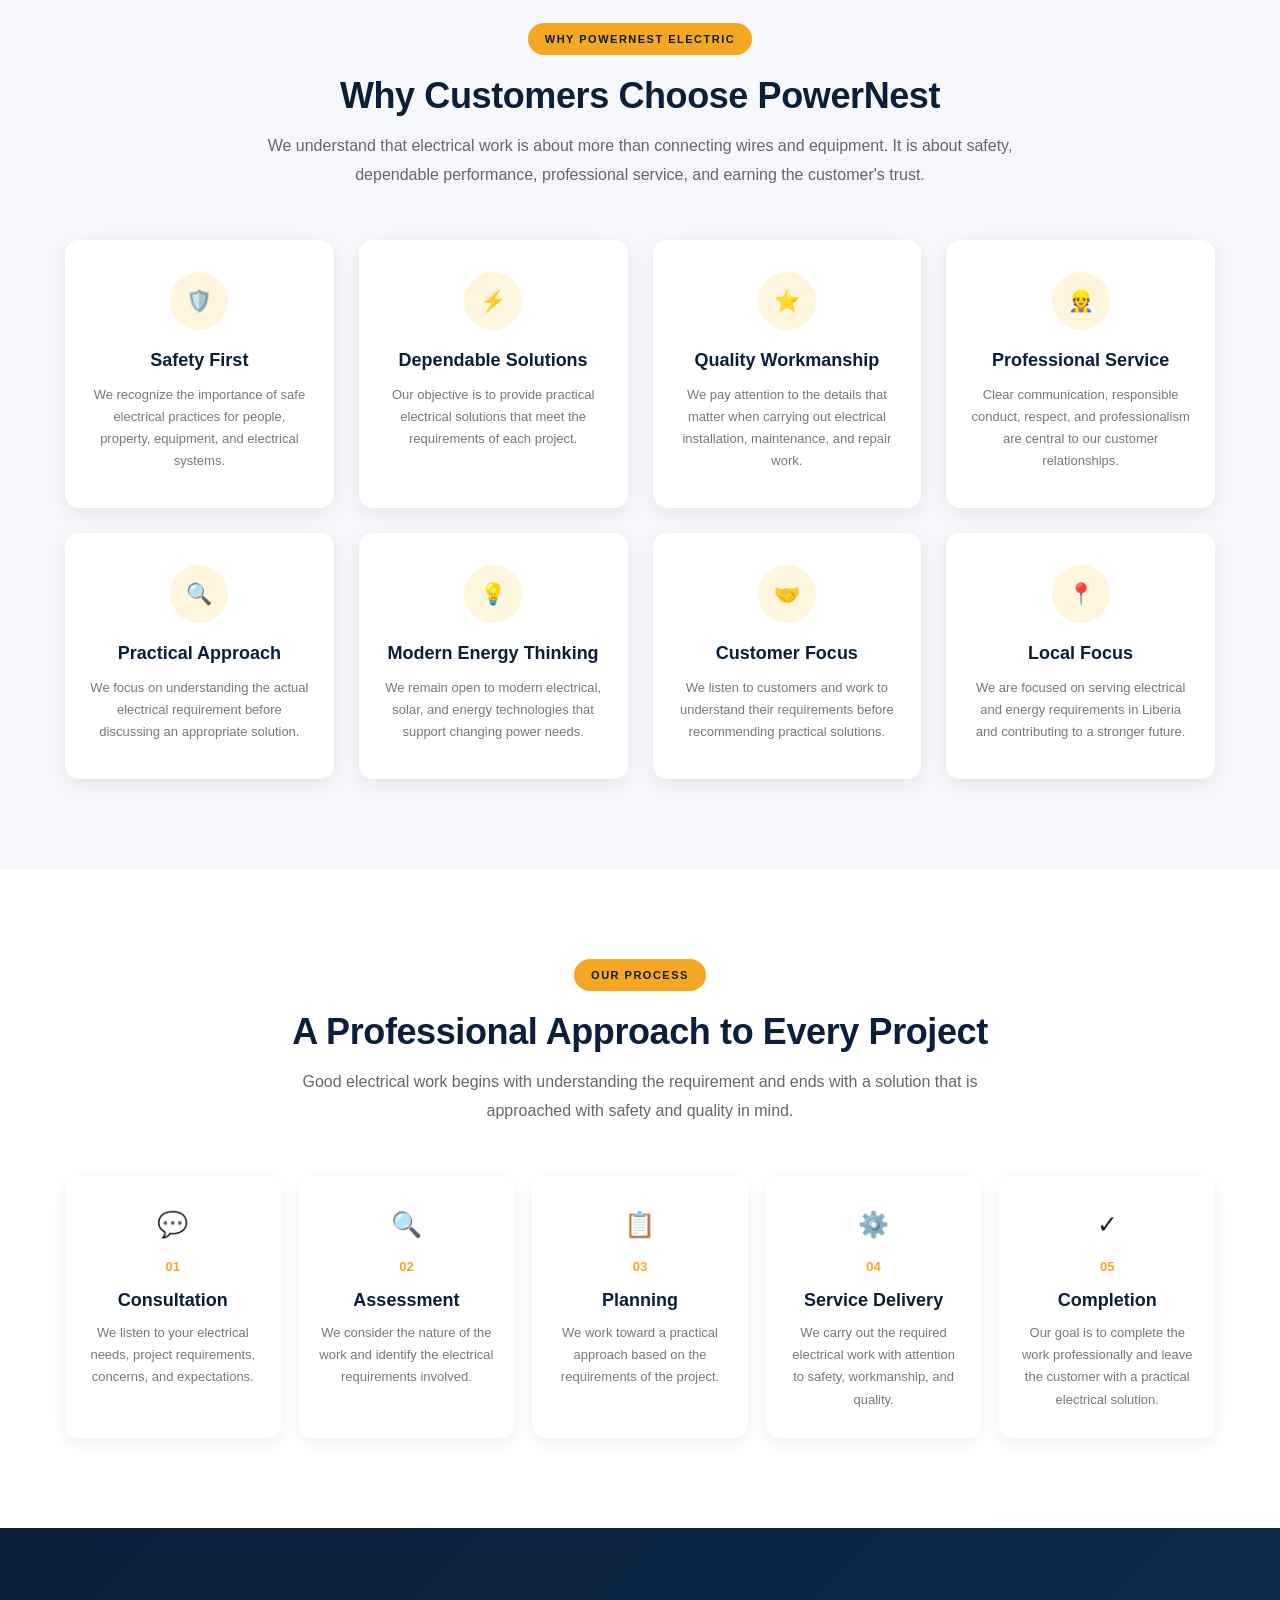
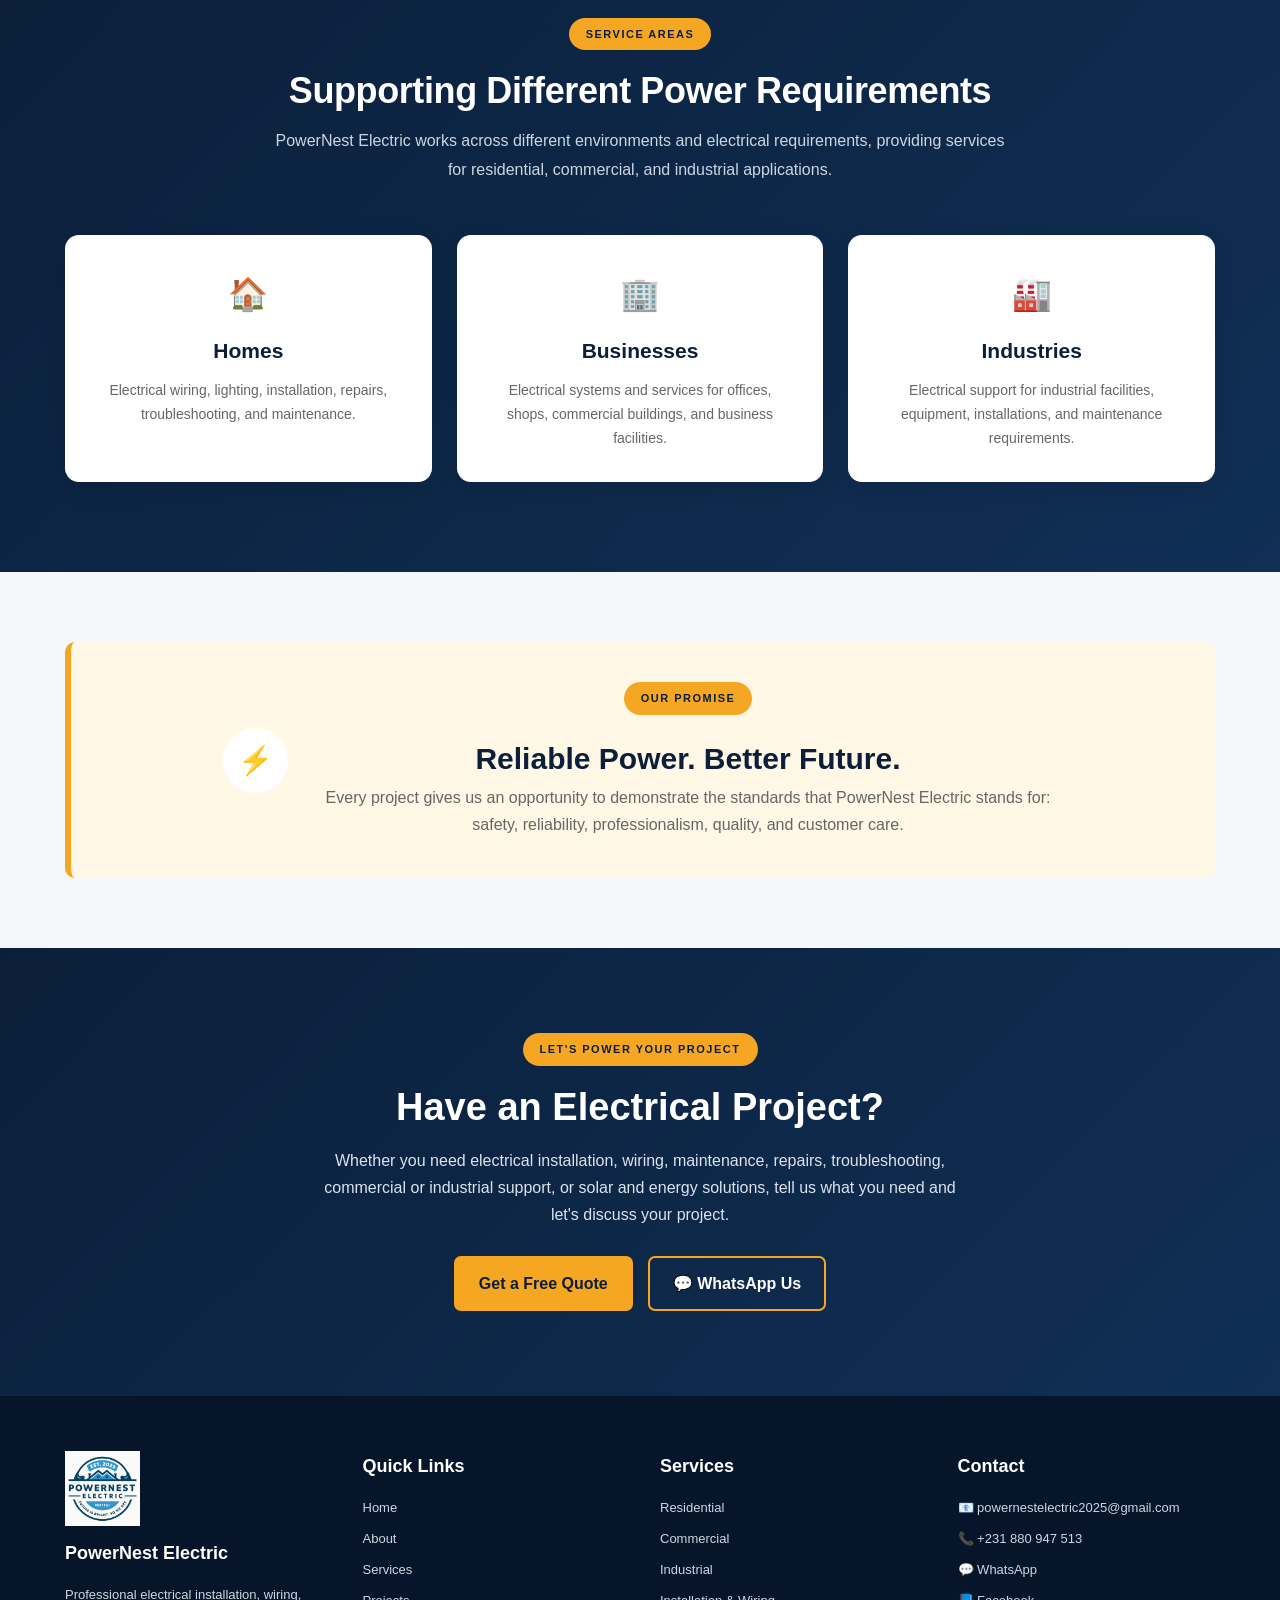
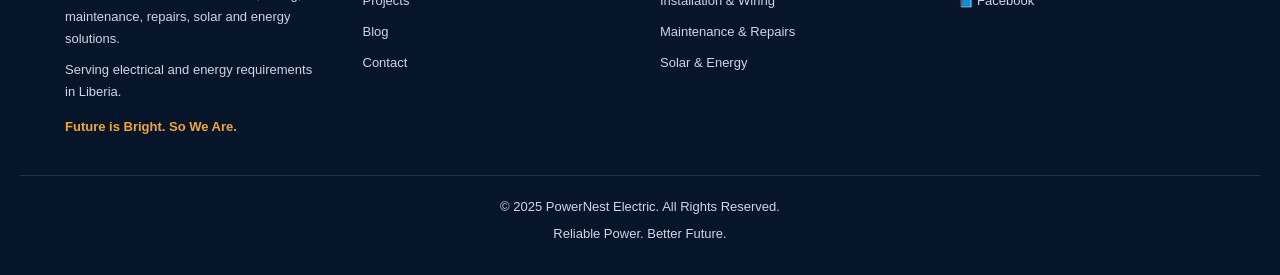
<file: services.html>
<!DOCTYPE html>
<html lang="en">

<head>

    <meta charset="UTF-8">

    <meta
        name="viewport"
        content="width=device-width, initial-scale=1.0">

    <meta
        name="description"
        content="PowerNest Electric provides professional residential, commercial and industrial electrical services, electrical installation, wiring, maintenance, repairs, solar and energy solutions in Liberia.">

    <meta
        name="keywords"
        content="PowerNest Electric, electrical services Liberia, electrical installation Liberia, electrical wiring Liberia, electrical maintenance, electrical repairs, solar energy Liberia, commercial electrical services, industrial electrical services">

    <meta
        name="author"
        content="PowerNest Electric">

    <meta
        name="robots"
        content="index, follow">

    <title>Services | PowerNest Electric</title>

    <link
        rel="stylesheet"
        href="css/style.css">

</head>


<body>


<!-- =========================================================
     HEADER
========================================================== -->

<header class="site-header">

    <div class="header-container">

        <a
            href="index.html"
            class="logo-link"
            aria-label="PowerNest Electric Home">

            <img
                src="logo.png"
                alt="PowerNest Electric logo"
                class="site-logo">

        </a>


        <button
            type="button"
            class="menu-toggle"
            id="menuToggle"
            aria-label="Open navigation menu"
            aria-expanded="false">

            ☰

        </button>


        <nav
            class="nav-links"
            id="navLinks"
            aria-label="Main navigation">

            <a href="index.html">
                Home
            </a>

            <a href="about.html">
                About
            </a>

            <a
                href="services.html"
                class="active"
                aria-current="page">

                Services

            </a>

            <a href="projects.html">
                Projects
            </a>

            <a href="blog.html">
                Blog
            </a>

            <a href="contact.html">
                Contact
            </a>

        </nav>

    </div>

</header>



<!-- =========================================================
     MAIN
========================================================== -->

<main>


<!-- =========================================================
     SERVICES HERO
========================================================== -->

<section class="services-hero">

    <div class="services-hero-content">

        <span class="section-label">
            POWERNEST ELECTRIC
        </span>

        <h1>
            Professional Electrical
            & Energy Solutions
        </h1>

        <p>
            From residential wiring and commercial
            installations to industrial electrical
            support, maintenance, repairs, and
            modern energy solutions, PowerNest Electric
            delivers practical electrical services
            built around safety, reliability, and quality.
        </p>


        <div class="hero-buttons">

            <a
                href="contact.html"
                class="button">

                Request a Service

            </a>


            <a
                href="https://wa.me/231880947513"
                class="button-outline"
                target="_blank"
                rel="noopener noreferrer">

                💬 Talk to Us

            </a>

        </div>

    </div>

</section>



<!-- =========================================================
     SERVICES INTRODUCTION
========================================================== -->

<section class="section section-white">

    <div class="content-container">


        <div class="section-header">

            <span class="section-label">
                WHAT WE DO
            </span>

            <h2 class="section-title">
                Electrical Services Built Around Your Needs
            </h2>

            <p class="section-intro">
                PowerNest Electric provides electrical
                installation, maintenance, repair, wiring,
                and energy solutions for residential,
                commercial, and industrial customers.
                Our approach combines practical technical
                solutions with professional service and
                attention to safety.
            </p>

        </div>


        <div class="services-intro-grid">


            <div class="services-intro-content">

                <h3>
                    Reliable Power Starts With
                    Professional Electrical Work
                </h3>

                <p>
                    Every electrical system has different
                    requirements. Whether you are wiring
                    a new building, upgrading an existing
                    installation, troubleshooting a fault,
                    or exploring solar and energy solutions,
                    the right approach begins with understanding
                    the project.
                </p>

                <p>
                    At PowerNest Electric, we focus on
                    understanding the customer's requirements,
                    identifying the work involved, and
                    providing practical electrical solutions
                    suited to the project.
                </p>

            </div>


            <div class="services-intro-panel">

                <div class="services-intro-icon">
                    ⚡
                </div>

                <h3>
                    Our Service Commitment
                </h3>

                <p>
                    Safety, reliability, quality
                    workmanship, and professional
                    customer service guide our work.
                </p>


                <ul>

                    <li>
                        Safe electrical practices
                    </li>

                    <li>
                        Professional workmanship
                    </li>

                    <li>
                        Clear communication
                    </li>

                    <li>
                        Practical solutions
                    </li>

                    <li>
                        Customer-focused service
                    </li>

                </ul>

            </div>

        </div>

    </div>

</section>



<!-- =========================================================
     CORE SERVICES
========================================================== -->

<section class="section section-light">

    <div class="content-container">


        <div class="section-header">

            <span class="section-label">
                OUR SERVICES
            </span>

            <h2 class="section-title">
                Complete Electrical Service Solutions
            </h2>

            <p class="section-intro">
                Our services are designed to support
                different electrical requirements,
                from homes and businesses to industrial
                facilities and energy projects.
            </p>

        </div>


        <div class="service-grid">


            <!-- =================================================
                 RESIDENTIAL
            ================================================== -->

            <article
                class="service-card service-card-featured"
                id="residential">

                <div class="service-icon">
                    🏠
                </div>

                <span class="service-category">
                    RESIDENTIAL
                </span>

                <h3>
                    Residential Electrical Services
                </h3>

                <p>
                    Dependable electrical services for
                    homes and residential properties,
                    including installation, wiring,
                    lighting, troubleshooting, repairs,
                    and maintenance.
                </p>

                <ul class="service-list">

                    <li>
                        House wiring and rewiring
                    </li>

                    <li>
                        Lighting installation
                    </li>

                    <li>
                        Electrical repairs
                    </li>

                    <li>
                        Fault finding and troubleshooting
                    </li>

                    <li>
                        Electrical maintenance
                    </li>

                </ul>

                <a
                    href="contact.html"
                    class="service-button">

                    Request Residential Service
                    <span>→</span>

                </a>

            </article>



            <!-- =================================================
                 COMMERCIAL
            ================================================== -->

            <article
                class="service-card"
                id="commercial">

                <div class="service-icon">
                    🏢
                </div>

                <span class="service-category">
                    COMMERCIAL
                </span>

                <h3>
                    Commercial Electrical Services
                </h3>

                <p>
                    Professional electrical solutions
                    for offices, shops, businesses,
                    commercial buildings, and other
                    business facilities.
                </p>

                <ul class="service-list">

                    <li>
                        Commercial electrical wiring
                    </li>

                    <li>
                        Lighting systems
                    </li>

                    <li>
                        Electrical installations
                    </li>

                    <li>
                        Repairs and maintenance
                    </li>

                    <li>
                        Electrical troubleshooting
                    </li>

                </ul>

                <a
                    href="contact.html"
                    class="service-button">

                    Request Commercial Service
                    <span>→</span>

                </a>

            </article>



            <!-- =================================================
                 INDUSTRIAL
            ================================================== -->

            <article
                class="service-card"
                id="industrial">

                <div class="service-icon">
                    🏭
                </div>

                <span class="service-category">
                    INDUSTRIAL
                </span>

                <h3>
                    Industrial Electrical Services
                </h3>

                <p>
                    Electrical support for industrial
                    facilities, equipment, installations,
                    maintenance requirements, and
                    power-related systems.
                </p>

                <ul class="service-list">

                    <li>
                        Industrial electrical installation
                    </li>

                    <li>
                        Equipment electrical support
                    </li>

                    <li>
                        Electrical maintenance
                    </li>

                    <li>
                        Fault finding and troubleshooting
                    </li>

                    <li>
                        Power system support
                    </li>

                </ul>

                <a
                    href="contact.html"
                    class="service-button">

                    Discuss Industrial Work
                    <span>→</span>

                </a>

            </article>



            <!-- =================================================
                 INSTALLATION & WIRING
            ================================================== -->

            <article
                class="service-card"
                id="installation">

                <div class="service-icon">
                    💡
                </div>

                <span class="service-category">
                    INSTALLATION
                </span>

                <h3>
                    Electrical Installation & Wiring
                </h3>

                <p>
                    Professional electrical installation
                    and wiring for new construction,
                    renovations, upgrades, lighting,
                    and power distribution requirements.
                </p>

                <ul class="service-list">

                    <li>
                        Electrical wiring
                    </li>

                    <li>
                        New electrical installations
                    </li>

                    <li>
                        Lighting installation
                    </li>

                    <li>
                        Power distribution
                    </li>

                    <li>
                        Electrical system upgrades
                    </li>

                </ul>

                <a
                    href="contact.html"
                    class="service-button">

                    Plan an Installation
                    <span>→</span>

                </a>

            </article>



            <!-- =================================================
                 MAINTENANCE & REPAIRS
            ================================================== -->

            <article
                class="service-card"
                id="maintenance">

                <div class="service-icon">
                    🔧
                </div>

                <span class="service-category">
                    MAINTENANCE
                </span>

                <h3>
                    Maintenance & Electrical Repairs
                </h3>

                <p>
                    Electrical troubleshooting,
                    inspections, repairs, preventive
                    maintenance, and support to help
                    keep electrical systems operating
                    properly.
                </p>

                <ul class="service-list">

                    <li>
                        Electrical fault finding
                    </li>

                    <li>
                        Electrical repairs
                    </li>

                    <li>
                        System inspections
                    </li>

                    <li>
                        Preventive maintenance
                    </li>

                    <li>
                        Troubleshooting and support
                    </li>

                </ul>

                <a
                    href="contact.html"
                    class="service-button">

                    Request Repair Service
                    <span>→</span>

                </a>

            </article>



            <!-- =================================================
                 SOLAR & ENERGY
            ================================================== -->

            <article
                class="service-card"
                id="solar">

                <div class="service-icon">
                    ☀️
                </div>

                <span class="service-category">
                    ENERGY
                </span>

                <h3>
                    Solar & Energy Solutions
                </h3>

                <p>
                    Modern solar and energy solutions
                    designed to support practical,
                    efficient, and dependable power
                    requirements.
                </p>

                <ul class="service-list">

                    <li>
                        Solar energy solutions
                    </li>

                    <li>
                        Energy system support
                    </li>

                    <li>
                        Power solutions
                    </li>

                    <li>
                        Energy efficiency solutions
                    </li>

                    <li>
                        Modern energy technologies
                    </li>

                </ul>

                <a
                    href="contact.html"
                    class="service-button">

                    Discuss Energy Solutions
                    <span>→</span>

                </a>

            </article>


        </div>

    </div>

</section>



<!-- =========================================================
     WHY POWERNEST ELECTRIC
========================================================== -->

<section class="section section-white">

    <div class="content-container">


        <div class="section-header">

            <span class="section-label">
                WHY POWERNEST ELECTRIC
            </span>

            <h2 class="section-title">
                Why Customers Choose PowerNest
            </h2>

            <p class="section-intro">
                We understand that electrical work is
                about more than connecting wires and
                equipment. It is about safety, dependable
                performance, professional service, and
                earning the customer's trust.
            </p>

        </div>


        <div class="why-grid">


            <article class="why-card">

                <div class="why-icon">
                    🛡️
                </div>

                <h3>
                    Safety First
                </h3>

                <p>
                    We recognize the importance of safe
                    electrical practices for people,
                    property, equipment, and electrical
                    systems.
                </p>

            </article>


            <article class="why-card">

                <div class="why-icon">
                    ⚡
                </div>

                <h3>
                    Dependable Solutions
                </h3>

                <p>
                    Our objective is to provide practical
                    electrical solutions that meet the
                    requirements of each project.
                </p>

            </article>


            <article class="why-card">

                <div class="why-icon">
                    ⭐
                </div>

                <h3>
                    Quality Workmanship
                </h3>

                <p>
                    We pay attention to the details that
                    matter when carrying out electrical
                    installation, maintenance, and repair work.
                </p>

            </article>


            <article class="why-card">

                <div class="why-icon">
                    👷
                </div>

                <h3>
                    Professional Service
                </h3>

                <p>
                    Clear communication, responsible
                    conduct, respect, and professionalism
                    are central to our customer relationships.
                </p>

            </article>


            <article class="why-card">

                <div class="why-icon">
                    🔍
                </div>

                <h3>
                    Practical Approach
                </h3>

                <p>
                    We focus on understanding the actual
                    electrical requirement before discussing
                    an appropriate solution.
                </p>

            </article>


            <article class="why-card">

                <div class="why-icon">
                    💡
                </div>

                <h3>
                    Modern Energy Thinking
                </h3>

                <p>
                    We remain open to modern electrical,
                    solar, and energy technologies that
                    support changing power needs.
                </p>

            </article>


            <article class="why-card">

                <div class="why-icon">
                    🤝
                </div>

                <h3>
                    Customer Focus
                </h3>

                <p>
                    We listen to customers and work to
                    understand their requirements before
                    recommending practical solutions.
                </p>

            </article>


            <article class="why-card">

                <div class="why-icon">
                    📍
                </div>

                <h3>
                    Local Focus
                </h3>

                <p>
                    We are focused on serving electrical
                    and energy requirements in Liberia
                    and contributing to a stronger future.
                </p>

            </article>


        </div>

    </div>

</section>



<!-- =========================================================
     OUR PROCESS
========================================================== -->

<section class="section section-light">

    <div class="content-container">


        <div class="section-header">

            <span class="section-label">
                OUR PROCESS
            </span>

            <h2 class="section-title">
                A Professional Approach to Every Project
            </h2>

            <p class="section-intro">
                Good electrical work begins with
                understanding the requirement and
                ends with a solution that is approached
                with safety and quality in mind.
            </p>

        </div>


        <div class="approach-grid">


            <!-- STEP 01 -->

            <article class="approach-card">

                <div class="approach-icon">
                    💬
                </div>

                <span class="approach-number">
                    01
                </span>

                <h3>
                    Consultation
                </h3>

                <p>
                    We listen to your electrical needs,
                    project requirements, concerns,
                    and expectations.
                </p>

            </article>



            <!-- STEP 02 -->

            <article class="approach-card">

                <div class="approach-icon">
                    🔍
                </div>

                <span class="approach-number">
                    02
                </span>

                <h3>
                    Assessment
                </h3>

                <p>
                    We consider the nature of the work
                    and identify the electrical
                    requirements involved.
                </p>

            </article>



            <!-- STEP 03 -->

            <article class="approach-card">

                <div class="approach-icon">
                    📋
                </div>

                <span class="approach-number">
                    03
                </span>

                <h3>
                    Planning
                </h3>

                <p>
                    We work toward a practical approach
                    based on the requirements of the
                    project.
                </p>

            </article>



            <!-- STEP 04 -->

            <article class="approach-card">

                <div class="approach-icon">
                    ⚙️
                </div>

                <span class="approach-number">
                    04
                </span>

                <h3>
                    Service Delivery
                </h3>

                <p>
                    We carry out the required electrical
                    work with attention to safety,
                    workmanship, and quality.
                </p>

            </article>



            <!-- STEP 05 -->

            <article class="approach-card">

                <div class="approach-icon">
                    ✓
                </div>

                <span class="approach-number">
                    05
                </span>

                <h3>
                    Completion
                </h3>

                <p>
                    Our goal is to complete the work
                    professionally and leave the customer
                    with a practical electrical solution.
                </p>

            </article>


        </div>

    </div>

</section>



<!-- =========================================================
     SERVICE AREAS
========================================================== -->

<section class="section section-blue">

    <div class="content-container">


        <div class="section-header light-header">

            <span class="section-label">
                SERVICE AREAS
            </span>

            <h2 class="section-title">
                Supporting Different Power Requirements
            </h2>

            <p class="section-intro">
                PowerNest Electric works across different
                environments and electrical requirements,
                providing services for residential,
                commercial, and industrial applications.
            </p>

        </div>


        <div class="service-areas-grid">


            <div class="service-area-card">

                <span class="service-area-icon">
                    🏠
                </span>

                <h3>
                    Homes
                </h3>

                <p>
                    Electrical wiring, lighting,
                    installation, repairs,
                    troubleshooting, and maintenance.
                </p>

            </div>


            <div class="service-area-card">

                <span class="service-area-icon">
                    🏢
                </span>

                <h3>
                    Businesses
                </h3>

                <p>
                    Electrical systems and services
                    for offices, shops, commercial
                    buildings, and business facilities.
                </p>

            </div>


            <div class="service-area-card">

                <span class="service-area-icon">
                    🏭
                </span>

                <h3>
                    Industries
                </h3>

                <p>
                    Electrical support for industrial
                    facilities, equipment, installations,
                    and maintenance requirements.
                </p>

            </div>


        </div>

    </div>

</section>



<!-- =========================================================
     SERVICE PROMISE
========================================================== -->

<section class="service-promise">

    <div class="service-promise-container">


        <div class="service-promise-icon">
            ⚡
        </div>


        <div class="service-promise-content">

            <span class="section-label">
                OUR PROMISE
            </span>

            <h2>
                Reliable Power.
                Better Future.
            </h2>

            <p>
                Every project gives us an opportunity
                to demonstrate the standards that
                PowerNest Electric stands for:
                safety, reliability, professionalism,
                quality, and customer care.
            </p>

        </div>


    </div>

</section>



<!-- =========================================================
     CTA
========================================================== -->

<section class="cta-section">

    <div class="cta-content">

        <span class="section-label">
            LET'S POWER YOUR PROJECT
        </span>

        <h2>
            Have an Electrical Project?
        </h2>

        <p>
            Whether you need electrical installation,
            wiring, maintenance, repairs, troubleshooting,
            commercial or industrial support, or solar
            and energy solutions, tell us what you need
            and let's discuss your project.
        </p>


        <div class="cta-buttons">

            <a
                href="contact.html"
                class="button">

                Get a Free Quote

            </a>


            <a
                href="https://wa.me/231880947513"
                class="button-outline"
                target="_blank"
                rel="noopener noreferrer">

                💬 WhatsApp Us

            </a>

        </div>

    </div>

</section>


</main>



<!-- =========================================================
     FOOTER
========================================================== -->

<footer class="site-footer">

    <div class="footer-container">


        <!-- COMPANY -->

        <div class="footer-column">

            <img
                src="logo.png"
                alt="PowerNest Electric logo"
                class="footer-logo">

            <h3>
                PowerNest Electric
            </h3>

            <p>
                Professional electrical installation,
                wiring, maintenance, repairs, solar
                and energy solutions.
            </p>

            <p>
                Serving electrical and energy
                requirements in Liberia.
            </p>

            <strong>
                Future is Bright. So We Are.
            </strong>

        </div>



        <!-- QUICK LINKS -->

        <div class="footer-column">

            <h3>
                Quick Links
            </h3>

            <a href="index.html">
                Home
            </a>

            <a href="about.html">
                About
            </a>

            <a href="services.html">
                Services
            </a>

            <a href="projects.html">
                Projects
            </a>

            <a href="blog.html">
                Blog
            </a>

            <a href="contact.html">
                Contact
            </a>

        </div>



        <!-- SERVICES -->

        <div class="footer-column">

            <h3>
                Services
            </h3>

            <a href="services.html#residential">
                Residential
            </a>

            <a href="services.html#commercial">
                Commercial
            </a>

            <a href="services.html#industrial">
                Industrial
            </a>

            <a href="services.html#installation">
                Installation & Wiring
            </a>

            <a href="services.html#maintenance">
                Maintenance & Repairs
            </a>

            <a href="services.html#solar">
                Solar & Energy
            </a>

        </div>



        <!-- CONTACT -->

        <div class="footer-column">

            <h3>
                Contact
            </h3>

            <p>
                📧
                powernestelectric2025@gmail.com
            </p>

            <p>
                📞
                +231 880 947 513
            </p>

            <a
                href="https://wa.me/231880947513"
                target="_blank"
                rel="noopener noreferrer">

                💬 WhatsApp

            </a>

            <a
                href="https://www.facebook.com/profile.php?id=61576923520194"
                target="_blank"
                rel="noopener noreferrer">

                📘 Facebook

            </a>

        </div>


    </div>



    <!-- FOOTER BOTTOM -->

    <div class="footer-bottom">

        <p>
            © 2025 PowerNest Electric.
            All Rights Reserved.
        </p>

        <p>
            Reliable Power. Better Future.
        </p>

    </div>

</footer>



<!-- =========================================================
     FLOATING WHATSAPP
========================================================== -->

<a
    href="https://wa.me/231880947513"
    target="_blank"
    rel="noopener noreferrer"
    class="floating-whatsapp"
    aria-label="Chat with PowerNest Electric on WhatsApp">

    💬

</a>



<!-- =========================================================
     BACK TO TOP
========================================================== -->

<button
    type="button"
    class="back-to-top"
    id="backToTop"
    aria-label="Back to top">

    ↑

</button>



<!-- =========================================================
     JAVASCRIPT
========================================================== -->

<script src="js/main.js"></script>


</body>

</html>
</file>
<file: css/style.css>
/* =========================================================
   POWERNEST ELECTRIC
   PROFESSIONAL CORPORATE WEBSITE STYLE
========================================================= */


/* =========================================================
   GLOBAL
========================================================= */

* {
    margin: 0;
    padding: 0;
    box-sizing: border-box;
}

html {
    scroll-behavior: smooth;
}

body {
    font-family: Arial, Helvetica, sans-serif;
    background: #f5f7fa;
    color: #222;
    line-height: 1.7;
}

img {
    max-width: 100%;
    display: block;
}

a {
    text-decoration: none;
}

button,
input,
select,
textarea {
    font-family: inherit;
}


/* =========================================================
   BRAND VARIABLES
========================================================= */

:root {
    --navy: #0b1f3a;
    --navy-dark: #07152a;
    --navy-light: #102f55;
    --orange: #f5a623;
    --orange-light: #fff4dc;
    --green: #25D366;
    --white: #ffffff;
    --light: #f5f7fa;
    --text: #222222;
    --text-light: #666666;
    --border: #e6e9ee;
}


/* =========================================================
   HEADER
========================================================= */

.site-header {
    background: var(--navy);
    color: white;

    padding: 12px 30px;

    display: flex;
    align-items: center;
    justify-content: center;

    position: sticky;
    top: 0;
    z-index: 1000;

    box-shadow:
        0 3px 15px rgba(0, 0, 0, 0.14);
}

.header-container {
    width: 100%;
    max-width: 1150px;

    display: flex;
    align-items: center;
    justify-content: space-between;

    gap: 30px;
}


/* =========================================================
   LOGO
========================================================= */

.logo-link {
    width: 75px;
    height: 75px;

    display: flex;
    align-items: center;
    justify-content: center;

    flex-shrink: 0;
}

.site-logo {
    width: 75px !important;
    height: 75px !important;

    min-width: 75px !important;
    min-height: 75px !important;

    max-width: 75px !important;
    max-height: 75px !important;

    object-fit: contain;
}


/* =========================================================
   NAVIGATION
========================================================= */

.nav-links {
    display: flex;
    align-items: center;
    justify-content: flex-end;

    gap: 25px;

    margin-left: auto;
}

.nav-links a {
    color: white;

    font-size: 15px;
    font-weight: bold;

    padding: 8px 0;

    position: relative;

    transition: 0.25s ease;
}

.nav-links a::after {
    content: "";

    position: absolute;

    left: 0;
    bottom: 0;

    width: 0;
    height: 2px;

    background: var(--orange);

    transition: 0.25s ease;
}

.nav-links a:hover,
.nav-links a.active {
    color: var(--orange);
}

.nav-links a:hover::after,
.nav-links a.active::after {
    width: 100%;
}


/* =========================================================
   MENU
========================================================= */

.menu-toggle {
    display: none;

    background: transparent;

    border: none;

    color: white;

    font-size: 28px;

    cursor: pointer;
}


/* =========================================================
   PAGE HERO
========================================================= */

.page-hero,
.services-hero {
    background:
        linear-gradient(
            135deg,
            rgba(11, 31, 58, 0.98),
            rgba(16, 47, 85, 0.96)
        );

    color: white;

    padding: 105px 20px;

    text-align: center;

    position: relative;

    overflow: hidden;
}

.page-hero::before,
.services-hero::before {
    content: "";

    position: absolute;

    width: 400px;
    height: 400px;

    border-radius: 50%;

    border: 1px solid rgba(245, 166, 35, 0.18);

    top: -220px;
    right: -120px;
}

.page-hero::after,
.services-hero::after {
    content: "";

    position: absolute;

    width: 300px;
    height: 300px;

    border-radius: 50%;

    border: 1px solid rgba(245, 166, 35, 0.12);

    bottom: -180px;
    left: -100px;
}

.page-hero-content,
.services-hero-content {
    max-width: 850px;

    margin: auto;

    position: relative;

    z-index: 2;
}


/* =========================================================
   SECTION LABEL
========================================================= */

.section-label {
    display: inline-block;

    color: var(--navy);

    background: var(--orange);

    padding: 7px 17px;

    border-radius: 30px;

    font-size: 11px;

    font-weight: bold;

    text-transform: uppercase;

    letter-spacing: 1.5px;

    margin-bottom: 18px;
}


/* =========================================================
   HERO TEXT
========================================================= */

.page-hero h1,
.services-hero h1 {
    font-size: 50px;

    line-height: 1.15;

    margin-bottom: 20px;

    letter-spacing: -0.7px;
}

.page-hero p,
.services-hero p {
    max-width: 720px;

    margin: auto;

    color: #dce3ed;

    font-size: 18px;

    line-height: 1.8;
}


/* =========================================================
   SECTIONS
========================================================= */

.section {
    padding: 90px 20px;
}

.section-light {
    background: var(--white);
}

.section-white {
    background: var(--light);
}

.content-container {
    max-width: 1150px;

    margin: auto;
}


/* =========================================================
   SECTION HEADER
========================================================= */

.section-header {
    text-align: center;

    max-width: 780px;

    margin:
        0 auto 50px;
}

.section-title {
    color: var(--navy);

    font-size: 36px;

    line-height: 1.25;

    margin-bottom: 14px;

    letter-spacing: -0.4px;
}

.section-intro {
    color: var(--text-light);

    font-size: 16px;

    line-height: 1.8;

    max-width: 750px;

    margin: auto;
}


/* =========================================================
   ABOUT INTRO
========================================================= */

.about-grid {
    display: grid;

    grid-template-columns:
        1.1fr
        0.9fr;

    gap: 65px;

    align-items: center;
}

.about-content {
    position: relative;
}

.about-content h2 {
    color: var(--navy);

    font-size: 38px;

    line-height: 1.25;

    margin-bottom: 20px;
}

.about-content p {
    color: #555;

    font-size: 16px;

    margin-bottom: 18px;
}

.about-panel {
    background: white;

    border-radius: 16px;

    padding: 38px;

    box-shadow:
        0 10px 35px rgba(11, 31, 58, 0.09);

    border-top:
        5px solid var(--orange);

    position: relative;
}

.about-panel::before {
    content: "";

    position: absolute;

    top: 0;
    right: 0;

    width: 80px;
    height: 80px;

    background: var(--orange-light);

    border-radius:
        0 16px 0 80px;
}

.about-panel h3 {
    color: var(--navy);

    font-size: 24px;

    margin-bottom: 15px;

    position: relative;
}

.about-panel p {
    color: #666;

    margin-bottom: 22px;

    position: relative;
}

.about-panel ul {
    padding-left: 20px;

    position: relative;
}

.about-panel li {
    color: #555;

    margin-bottom: 10px;
}


/* =========================================================
   CORE STATEMENT
========================================================= */

.about-core-statement {
    display: grid;

    grid-template-columns:
        repeat(3, 1fr);

    gap: 25px;
}

.core-statement-card {
    background: white;

    padding: 35px 30px;

    border-radius: 15px;

    text-align: center;

    box-shadow:
        0 6px 25px rgba(11, 31, 58, 0.07);

    border-bottom:
        4px solid transparent;

    transition:
        transform 0.25s ease,
        box-shadow 0.25s ease,
        border-color 0.25s ease;
}

.core-statement-card:hover {
    transform: translateY(-7px);

    border-bottom-color:
        var(--orange);

    box-shadow:
        0 12px 30px rgba(11, 31, 58, 0.12);
}

.core-statement-icon {
    width: 65px;
    height: 65px;

    margin:
        0 auto 18px;

    border-radius: 50%;

    background: var(--orange-light);

    display: flex;

    align-items: center;
    justify-content: center;

    font-size: 27px;
}

.core-statement-card h3 {
    color: var(--navy);

    font-size: 21px;

    margin-bottom: 10px;
}

.core-statement-card p {
    color: #666;

    font-size: 14px;
}


/* =========================================================
   MISSION & VISION
========================================================= */

.mission-vision-grid {
    display: grid;

    grid-template-columns:
        repeat(2, 1fr);

    gap: 30px;
}

.mission-vision-card {
    background: white;

    padding: 42px;

    border-radius: 16px;

    box-shadow:
        0 7px 28px rgba(11, 31, 58, 0.08);

    position: relative;

    overflow: hidden;

    border-top:
        5px solid var(--orange);

    transition:
        transform 0.25s ease,
        box-shadow 0.25s ease;
}

.mission-vision-card:hover {
    transform: translateY(-5px);

    box-shadow:
        0 14px 35px rgba(11, 31, 58, 0.12);
}

.mission-vision-card::after {
    content: "";

    position: absolute;

    width: 130px;
    height: 130px;

    background: var(--orange-light);

    border-radius: 50%;

    right: -55px;
    bottom: -55px;

    opacity: 0.8;
}

.mission-vision-icon {
    width: 65px;
    height: 65px;

    border-radius: 50%;

    background: var(--orange-light);

    display: flex;

    align-items: center;
    justify-content: center;

    font-size: 27px;

    margin-bottom: 20px;

    position: relative;

    z-index: 2;
}

.mission-vision-label {
    display: block;

    color: var(--orange);

    font-size: 12px;

    font-weight: bold;

    letter-spacing: 1.5px;

    margin-bottom: 8px;

    position: relative;

    z-index: 2;
}

.mission-vision-card h3 {
    color: var(--navy);

    font-size: 25px;

    line-height: 1.3;

    margin-bottom: 15px;

    position: relative;

    z-index: 2;
}

.mission-vision-card p {
    color: #666;

    font-size: 15px;

    margin-bottom: 15px;

    position: relative;

    z-index: 2;
}


/* =========================================================
   9 CORE VALUES
========================================================= */

.values-grid {
    display: grid;

    grid-template-columns:
        repeat(3, 1fr);

    gap: 25px;
}

.value-card {
    background: white;

    padding: 34px 28px;

    border-radius: 14px;

    text-align: center;

    box-shadow:
        0 5px 20px rgba(11, 31, 58, 0.07);

    border-bottom:
        4px solid transparent;

    transition:
        transform 0.25s ease,
        border-color 0.25s ease,
        box-shadow 0.25s ease;
}

.value-card:hover {
    transform: translateY(-7px);

    border-bottom-color:
        var(--orange);

    box-shadow:
        0 12px 30px rgba(11, 31, 58, 0.11);
}

.value-icon {
    width: 62px;
    height: 62px;

    margin:
        0 auto 17px;

    background: var(--orange-light);

    color: var(--navy);

    border-radius: 50%;

    display: flex;

    align-items: center;
    justify-content: center;

    font-size: 25px;
}

.value-card h3 {
    color: var(--navy);

    font-size: 20px;

    margin-bottom: 10px;
}

.value-card p {
    color: #777;

    font-size: 14px;

    line-height: 1.7;
}


/* =========================================================
   CEO SECTION
========================================================= */

.ceo-section {
    display: grid;

    grid-template-columns:
        0.8fr
        1.2fr;

    gap: 65px;

    align-items: center;

    background: white;

    border-radius: 20px;

    padding: 45px;

    box-shadow:
        0 8px 30px rgba(11, 31, 58, 0.08);

    overflow: hidden;

    position: relative;
}

.ceo-section::before {
    content: "";

    position: absolute;

    width: 300px;
    height: 300px;

    border-radius: 50%;

    background: var(--orange-light);

    left: -160px;
    top: -150px;
}

.ceo-photo-container {
    position: relative;

    z-index: 2;

    display: flex;

    justify-content: center;
}

.ceo-photo {
    width: 330px;
    height: 390px;

    object-fit: cover;

    border-radius: 18px;

    border:
        7px solid white;

    box-shadow:
        0 10px 30px rgba(11, 31, 58, 0.16);
}

.ceo-content {
    position: relative;

    z-index: 2;
}

.ceo-label {
    color: var(--orange);

    font-size: 12px;

    font-weight: bold;

    letter-spacing: 1.5px;

    display: block;

    margin-bottom: 8px;
}

.ceo-content h2 {
    color: var(--navy);

    font-size: 34px;

    line-height: 1.25;

    margin-bottom: 18px;
}

.ceo-content p {
    color: #666;

    font-size: 15px;

    margin-bottom: 15px;
}

.ceo-highlights {
    display: grid;

    grid-template-columns:
        repeat(3, 1fr);

    gap: 12px;

    margin-top: 25px;
}

.ceo-highlights div {
    background: var(--light);

    border-radius: 10px;

    padding: 16px;

    border-left:
        3px solid var(--orange);
}

.ceo-highlights strong {
    display: block;

    color: var(--navy);

    font-size: 13px;

    margin-bottom: 4px;
}

.ceo-highlights span {
    display: block;

    color: #777;

    font-size: 11px;

    line-height: 1.5;
}


/* =========================================================
   OUR TEAM
========================================================= */

.team-gallery {
    display: grid;

    grid-template-columns:
        repeat(3, 1fr);

    gap: 25px;
}

.team-card {
    background: white;

    border-radius: 15px;

    overflow: hidden;

    box-shadow:
        0 5px 22px rgba(11, 31, 58, 0.08);

    transition:
        transform 0.25s ease,
        box-shadow 0.25s ease;
}

.team-card:hover {
    transform: translateY(-7px);

    box-shadow:
        0 14px 35px rgba(11, 31, 58, 0.13);
}

.team-photo {
    width: 100%;

    height: 280px;

    object-fit: cover;

    background: #e9edf2;
}

.team-card-content {
    padding: 23px;
}

.team-card-content h3 {
    color: var(--navy);

    font-size: 18px;

    margin-bottom: 7px;
}

.team-card-content p {
    color: #777;

    font-size: 13px;

    line-height: 1.6;
}


/* =========================================================
   WHY / APPROACH
========================================================= */

.why-grid {
    display: grid;

    grid-template-columns:
        repeat(4, 1fr);

    gap: 25px;
}

.why-card {
    background: white;

    text-align: center;

    padding: 32px 25px;

    border-radius: 14px;

    box-shadow:
        0 5px 20px rgba(0, 0, 0, 0.07);

    border-bottom:
        4px solid transparent;

    transition: 0.25s ease;
}

.why-card:hover {
    transform: translateY(-7px);

    border-bottom-color:
        var(--orange);
}

.why-icon {
    width: 58px;
    height: 58px;

    margin:
        0 auto 15px;

    background: var(--orange-light);

    color: var(--navy);

    border-radius: 50%;

    display: flex;

    align-items: center;
    justify-content: center;

    font-size: 21px;

    font-weight: bold;
}

.why-card h3 {
    color: var(--navy);

    font-size: 18px;

    margin-bottom: 8px;
}

.why-card p {
    color: #777;

    font-size: 13px;
}


/* =========================================================
   APPROACH GRID
========================================================= */

.approach-grid {
    display: grid;

    grid-template-columns:
        repeat(5, 1fr);

    gap: 18px;
}

.approach-card {
    background: white;

    padding: 27px 20px;

    border-radius: 13px;

    text-align: center;

    box-shadow:
        0 5px 18px rgba(0, 0, 0, 0.07);

    transition: 0.25s ease;
}

.approach-card:hover {
    transform: translateY(-5px);
}

.approach-icon {
    font-size: 25px;

    margin-bottom: 10px;
}

.approach-number {
    display: block;

    color: var(--orange);

    font-size: 13px;

    font-weight: bold;

    margin-bottom: 7px;
}

.approach-card h3 {
    color: var(--navy);

    font-size: 18px;

    margin-bottom: 7px;
}

.approach-card p {
    color: #777;

    font-size: 13px;
}


/* =========================================================
   BLUE SECTION
========================================================= */

.section-blue {
    background:
        linear-gradient(
            135deg,
            var(--navy),
            var(--navy-light)
        );

    color: white;
}

.section-blue .section-title {
    color: white;
}

.section-blue .section-intro {
    color: #cdd6e2;
}


/* =========================================================
   SERVICE AREAS
========================================================= */

.service-areas-grid {
    display: grid;

    grid-template-columns:
        repeat(3, 1fr);

    gap: 25px;
}

.service-area-card {
    background: white;

    color: #222;

    padding: 32px;

    border-radius: 14px;

    text-align: center;

    box-shadow:
        0 6px 22px rgba(0, 0, 0, 0.1);
}

.service-area-icon {
    display: block;

    font-size: 32px;

    margin-bottom: 12px;
}

.service-area-card h3 {
    color: var(--navy);

    font-size: 21px;

    margin-bottom: 10px;
}

.service-area-card p {
    color: #666;

    font-size: 14px;
}


/* =========================================================
   SERVICE CARDS
========================================================= */

.service-grid {
    display: grid;

    grid-template-columns:
        repeat(3, 1fr);

    gap: 25px;
}

.service-card {
    background: white;

    padding: 32px;

    border-radius: 14px;

    box-shadow:
        0 5px 20px rgba(11, 31, 58, 0.07);

    border-bottom:
        4px solid transparent;

    transition: 0.25s ease;
}

.service-card:hover {
    transform: translateY(-7px);

    border-bottom-color:
        var(--orange);
}

.service-card-featured {
    border-top:
        5px solid var(--orange);
}

.service-icon {
    width: 60px;
    height: 60px;

    border-radius: 50%;

    background: var(--orange-light);

    display: flex;

    align-items: center;
    justify-content: center;

    font-size: 25px;

    margin-bottom: 18px;
}

.service-category {
    color: var(--orange);

    font-size: 11px;

    font-weight: bold;

    text-transform: uppercase;

    letter-spacing: 1px;
}

.service-card h3 {
    color: var(--navy);

    font-size: 22px;

    margin:
        8px 0 12px;
}

.service-card p {
    color: #666;

    font-size: 14px;

    margin-bottom: 18px;
}

.service-list {
    padding-left: 20px;

    margin-bottom: 23px;
}

.service-list li {
    color: #555;

    font-size: 14px;

    margin-bottom: 7px;
}

.service-button {
    display: inline-block;

    background: var(--orange);

    color: var(--navy);

    padding: 11px 18px;

    border-radius: 6px;

    font-weight: bold;

    transition: 0.2s ease;
}

.service-button:hover {
    transform: translateY(-2px);

    opacity: 0.92;
}


/* =========================================================
   SERVICE INTRO
========================================================= */

.services-intro-grid {
    display: grid;

    grid-template-columns:
        1.1fr
        0.9fr;

    gap: 55px;

    align-items: center;
}

.services-intro-content h3 {
    color: var(--navy);

    font-size: 35px;

    margin-bottom: 18px;
}

.services-intro-content p {
    color: #555;

    font-size: 16px;

    margin-bottom: 18px;
}

.services-intro-panel {
    background: white;

    border-radius: 15px;

    padding: 35px;

    box-shadow:
        0 8px 28px rgba(0, 0, 0, 0.08);

    border-top:
        5px solid var(--orange);
}

.services-intro-panel h3 {
    color: var(--navy);

    font-size: 23px;

    margin-bottom: 15px;
}

.services-intro-panel p {
    color: #666;

    margin-bottom: 20px;
}

.services-intro-panel ul {
    padding-left: 20px;
}

.services-intro-panel li {
    color: #555;

    margin-bottom: 8px;
}

.services-intro-icon {
    width: 58px;
    height: 58px;

    border-radius: 50%;

    background: var(--orange-light);

    display: flex;

    align-items: center;
    justify-content: center;

    font-size: 24px;

    margin-bottom: 18px;
}


/* =========================================================
   SERVICE PROMISE
========================================================= */

.service-promise {
    background: #fff8e6;

    border-left:
        6px solid var(--orange);

    padding: 40px;

    margin: 70px auto;

    max-width: 1150px;

    border-radius: 10px;
}

.service-promise-container {
    display: flex;

    align-items: center;

    gap: 25px;

    justify-content: center;

    text-align: center;
}

.service-promise-icon {
    width: 65px;
    height: 65px;

    background: white;

    border-radius: 50%;

    display: flex;

    align-items: center;
    justify-content: center;

    font-size: 28px;
}

.service-promise-content h2 {
    color: var(--navy);

    font-size: 30px;
}

.service-promise-content p {
    color: #666;

    max-width: 750px;
}


/* =========================================================
   CTA
========================================================= */

.cta-section {
    background:
        linear-gradient(
            135deg,
            var(--navy),
            var(--navy-light)
        );

    color: white;

    padding: 85px 25px;

    text-align: center;

    margin-top: 0;
}

.cta-content {
    max-width: 780px;

    margin: auto;
}

.cta-section .section-label {
    margin-bottom: 18px;
}

.cta-section h2 {
    font-size: 38px;

    line-height: 1.25;

    margin-bottom: 15px;
}

.cta-section p {
    color: #dce3ed;

    max-width: 650px;

    margin:
        0 auto 28px;

    font-size: 16px;
}

.cta-buttons,
.hero-buttons {
    display: flex;

    justify-content: center;

    gap: 15px;

    flex-wrap: wrap;
}

.button {
    display: inline-block;

    background: var(--orange);

    color: var(--navy);

    padding: 14px 25px;

    border-radius: 7px;

    font-weight: bold;

    transition: 0.2s ease;
}

.button:hover {
    transform: translateY(-3px);

    opacity: 0.92;
}

.button-outline {
    display: inline-block;

    background: transparent;

    color: white;

    border:
        2px solid var(--orange);

    padding: 12px 23px;

    border-radius: 7px;

    font-weight: bold;

    transition: 0.2s ease;
}

.button-outline:hover {
    background: var(--orange);

    color: var(--navy);
}


/* =========================================================
   BLOG
========================================================= */

.blog-controls {
    display: flex;

    gap: 15px;

    margin-bottom: 35px;

    justify-content: center;

    flex-wrap: wrap;
}

.blog-search-box input,
.blog-filter-box select {
    padding: 13px 16px;

    border:
        1px solid #ddd;

    border-radius: 7px;

    font-size: 14px;

    background: white;

    color: #333;

    min-width: 240px;
}

.blog-search-box input:focus,
.blog-filter-box select:focus {
    outline: none;

    border-color: var(--orange);
}

.blog-grid {
    display: grid;

    grid-template-columns:
        repeat(3, 1fr);

    gap: 25px;
}

.blog-card {
    background: white;

    border-radius: 14px;

    overflow: hidden;

    box-shadow:
        0 5px 20px rgba(0, 0, 0, 0.07);

    transition: 0.25s ease;
}

.blog-card:hover {
    transform: translateY(-7px);
}

.blog-card-image {
    height: 190px;

    background:
        linear-gradient(
            135deg,
            var(--navy),
            var(--navy-light)
        );

    display: flex;

    align-items: center;
    justify-content: center;
}

.blog-placeholder-icon {
    width: 65px;
    height: 65px;

    border-radius: 50%;

    background: var(--orange-light);

    display: flex;

    align-items: center;
    justify-content: center;

    font-size: 30px;
}

.blog-card-content {
    padding: 27px;
}

.blog-card-meta {
    display: flex;

    justify-content: space-between;

    gap: 10px;

    margin-bottom: 12px;
}

.blog-category {
    color: var(--orange);

    font-size: 11px;

    font-weight: bold;

    text-transform: uppercase;
}

.blog-date {
    color: #999;

    font-size: 12px;
}

.blog-card h2 {
    color: var(--navy);

    font-size: 21px;

    line-height: 1.35;

    margin-bottom: 12px;
}

.blog-card p {
    color: #666;

    font-size: 14px;

    margin-bottom: 18px;
}

.blog-read-more {
    color: var(--navy);

    font-weight: bold;
}

.blog-read-more:hover {
    color: var(--orange);
}


/* =========================================================
   CONTACT
========================================================= */

.contact-grid {
    display: grid;

    grid-template-columns:
        0.9fr
        1.1fr;

    gap: 50px;

    align-items: start;
}

.contact-info-panel {
    display: flex;

    flex-direction: column;

    gap: 18px;
}

.contact-info-card,
.contact-location-card {
    background: white;

    padding: 27px;

    border-radius: 13px;

    box-shadow:
        0 5px 20px rgba(0, 0, 0, 0.07);

    display: flex;

    gap: 18px;

    border-left:
        4px solid var(--orange);
}

.contact-info-icon,
.contact-location-icon {
    width: 48px;
    height: 48px;

    min-width: 48px;

    background: var(--orange-light);

    border-radius: 50%;

    display: flex;

    align-items: center;
    justify-content: center;

    font-size: 20px;
}

.contact-info-card h3,
.contact-location-card h3 {
    color: var(--navy);

    font-size: 19px;

    margin-bottom: 6px;
}

.contact-info-card p,
.contact-location-card p {
    color: #666;

    font-size: 14px;

    margin-bottom: 8px;
}

.contact-info-card a,
.contact-location-card a {
    color: var(--navy);

    font-weight: bold;
}

.contact-info-card a:hover {
    color: var(--orange);
}

.contact-form-panel {
    background: white;

    padding: 38px;

    border-radius: 15px;

    box-shadow:
        0 8px 28px rgba(0, 0, 0, 0.08);

    border-top:
        5px solid var(--orange);
}

.contact-form-header h2 {
    color: var(--navy);

    font-size: 30px;

    margin-bottom: 10px;
}

.contact-form-header p {
    color: #666;

    font-size: 15px;

    margin-bottom: 25px;
}

.contact-form-group {
    margin-bottom: 18px;
}

.contact-form-group label {
    display: block;

    color: var(--navy);

    font-weight: bold;

    font-size: 14px;

    margin-bottom: 7px;
}

.contact-form-group input,
.contact-form-group select,
.contact-form-group textarea {
    width: 100%;

    padding: 13px 14px;

    border:
        1px solid #ddd;

    border-radius: 7px;

    font-size: 14px;

    background: white;

    color: #333;
}

.contact-form-group input:focus,
.contact-form-group select:focus,
.contact-form-group textarea:focus {
    outline: none;

    border-color: var(--orange);

    box-shadow:
        0 0 0 3px rgba(245, 166, 35, 0.12);
}

.contact-submit-button {
    border: none;

    cursor: pointer;

    font-size: 15px;
}

.contact-form-note {
    margin-top: 25px;

    padding-top: 25px;

    border-top:
        1px solid #eee;
}

.contact-form-note strong {
    color: var(--navy);
}

.contact-form-note p {
    color: #666;

    font-size: 14px;
}

.whatsapp-contact-button {
    display: inline-block;

    margin-top: 8px;

    background: var(--navy);

    color: white;

    padding: 11px 18px;

    border-radius: 6px;

    font-weight: bold;
}

.whatsapp-contact-button:hover {
    background: var(--orange);

    color: var(--navy);
}


/* =========================================================
   CONTACT SERVICE CARDS
========================================================= */

.contact-service-grid {
    display: grid;

    grid-template-columns:
        repeat(4, 1fr);

    gap: 22px;
}

.contact-service-card {
    background: white;

    padding: 28px;

    border-radius: 13px;

    text-align: center;

    box-shadow:
        0 5px 20px rgba(0, 0, 0, 0.07);

    border-bottom:
        4px solid transparent;

    transition: 0.25s ease;
}

.contact-service-card:hover {
    transform: translateY(-6px);

    border-bottom-color:
        var(--orange);
}

.contact-service-icon {
    display: flex;

    width: 55px;
    height: 55px;

    margin:
        0 auto 15px;

    align-items: center;
    justify-content: center;

    border-radius: 50%;

    background: var(--orange-light);

    font-size: 24px;
}

.contact-service-card h3 {
    color: var(--navy);

    font-size: 20px;

    margin-bottom: 8px;
}

.contact-service-card p {
    color: #666;

    font-size: 13px;

    margin-bottom: 15px;
}

.contact-service-card a {
    color: var(--navy);

    font-weight: bold;
}

.contact-service-card a:hover {
    color: var(--orange);
}


/* =========================================================
   FOOTER
========================================================= */

.site-footer {
    background: var(--navy-dark);

    color: white;

    text-align: center;

    padding: 55px 20px 25px;
}

.footer-container {
    max-width: 1150px;

    margin: auto;

    display: grid;

    grid-template-columns:
        repeat(4, 1fr);

    gap: 40px;

    text-align: left;

    padding-bottom: 35px;
}

.footer-logo {
    width: 75px;
    height: 75px;

    object-fit: contain;

    margin-bottom: 12px;
}

.footer-column h3 {
    color: white;

    font-size: 18px;

    margin-bottom: 15px;
}

.footer-column p {
    color: #cdd6e2;

    font-size: 13px;

    margin-bottom: 9px;
}

.footer-column a {
    display: block;

    color: #cdd6e2;

    font-size: 13px;

    margin-bottom: 9px;

    transition: 0.2s ease;
}

.footer-column a:hover {
    color: var(--orange);

    padding-left: 3px;
}

.footer-column strong {
    color: var(--orange);

    font-size: 13px;
}

.footer-bottom {
    border-top:
        1px solid rgba(255,255,255,0.12);

    padding-top: 20px;
}

.footer-bottom p {
    color: #cdd6e2;

    font-size: 13px;

    margin-bottom: 5px;
}


/* =========================================================
   FLOATING WHATSAPP
========================================================= */

.floating-whatsapp {
    position: fixed;

    right: 25px;
    bottom: 25px;

    width: 56px;
    height: 56px;

    background: var(--green);

    color: white;

    border-radius: 50%;

    display: flex;

    align-items: center;
    justify-content: center;

    text-decoration: none;

    font-size: 25px;

    z-index: 999;

    box-shadow:
        0 5px 18px rgba(0, 0, 0, 0.2);

    transition: 0.25s ease;
}

.floating-whatsapp:hover {
    transform: scale(1.08);
}


/* =========================================================
   BACK TO TOP
========================================================= */

.back-to-top {
    position: fixed;

    right: 25px;
    bottom: 92px;

    width: 43px;
    height: 43px;

    background: var(--navy);

    color: white;

    border-radius: 50%;

    display: flex;

    align-items: center;
    justify-content: center;

    font-size: 20px;

    z-index: 998;

    opacity: 0;

    visibility: hidden;

    transition: 0.25s ease;
}

.back-to-top.show {
    opacity: 1;

    visibility: visible;
}

.back-to-top:hover {
    background: var(--orange);

    color: var(--navy);
}


/* =========================================================
   TABLET
========================================================= */

@media (max-width: 1000px) {

    .nav-links {
        gap: 16px;
    }

    .nav-links a {
        font-size: 14px;
    }

    .about-grid,
    .ceo-section {
        gap: 40px;
    }

    .why-grid {
        grid-template-columns:
            repeat(2, 1fr);
    }

    .approach-grid {
        grid-template-columns:
            repeat(3, 1fr);
    }

    .footer-container {
        grid-template-columns:
            repeat(2, 1fr);
    }

}


/* =========================================================
   MOBILE
========================================================= */

@media (max-width: 700px) {

    /* HEADER */

    .site-header {
        padding:
            10px 15px 12px;
    }

    .header-container {
        gap: 10px;
    }

    .logo-link,
    .site-logo {
        width: 75px !important;
        height: 75px !important;
    }

    /*
       Keep the current horizontal
       navigation behavior.
    */

    .nav-links {
        display: flex;

        gap: 3px;

        margin-left: auto;

        align-items: center;
    }

    .nav-links a {
        font-size: 12px;

        padding:
            7px 7px;
    }

    .menu-toggle {
        display: none;
    }


    /* HERO */

    .page-hero,
    .services-hero {
        padding:
            70px 18px;
    }

    .page-hero h1,
    .services-hero h1 {
        font-size: 37px;
    }

    .page-hero p,
    .services-hero p {
        font-size: 15px;
    }


    /* SECTIONS */

    .section {
        padding:
            65px 18px;
    }

    .section-header {
        margin-bottom: 38px;
    }

    .section-title {
        font-size: 30px;
    }

    .section-intro {
        font-size: 15px;
    }


    /* ABOUT */

    .about-grid {
        grid-template-columns: 1fr;

        gap: 35px;
    }

    .about-content {
        text-align: center;
    }

    .about-content h2 {
        font-size: 30px;
    }

    .about-content p {
        font-size: 15px;
    }

    .about-panel {
        padding: 30px 24px;

        text-align: left;
    }


    /* CORE STATEMENT */

    .about-core-statement {
        grid-template-columns: 1fr;
    }


    /* MISSION / VISION */

    .mission-vision-grid {
        grid-template-columns: 1fr;
    }

    .mission-vision-card {
        padding: 32px 25px;
    }

    .mission-vision-card h3 {
        font-size: 23px;
    }


    /* VALUES */

    .values-grid {
        grid-template-columns: 1fr;
    }


    /* CEO */

    .ceo-section {
        grid-template-columns: 1fr;

        padding: 28px 20px;

        gap: 30px;
    }

    .ceo-photo {
        width: 100%;

        max-width: 330px;

        height: 360px;
    }

    .ceo-content {
        text-align: center;
    }

    .ceo-content h2 {
        font-size: 29px;
    }

    .ceo-highlights {
        grid-template-columns: 1fr;
    }

    .ceo-highlights div {
        text-align: left;
    }


    /* TEAM */

    .team-gallery {
        grid-template-columns: 1fr;

        gap: 22px;
    }

    .team-photo {
        height: 300px;
    }


    /* WHY */

    .why-grid {
        grid-template-columns: 1fr;
    }


    /* APPROACH */

    .approach-grid {
        grid-template-columns: 1fr;
    }


    /* SERVICES */

    .services-intro-grid {
        grid-template-columns: 1fr;

        gap: 35px;
    }

    .services-intro-content {
        text-align: center;
    }

    .service-grid {
        grid-template-columns: 1fr;
    }

    .service-areas-grid {
        grid-template-columns: 1fr;
    }


    /* BLOG */

    .blog-grid {
        grid-template-columns: 1fr;
    }


    /* CONTACT */

    .contact-grid {
        grid-template-columns: 1fr;

        gap: 30px;
    }

    .contact-form-panel {
        padding: 28px 22px;
    }

    .contact-service-grid {
        grid-template-columns: 1fr;
    }


    /* CTA */

    .cta-section {
        padding:
            65px 18px;
    }

    .cta-section h2 {
        font-size: 30px;
    }

    .cta-section p {
        font-size: 15px;
    }

    .cta-buttons,
    .hero-buttons {
        flex-direction: column;

        align-items: center;

        gap: 11px;
    }

    .button,
    .button-outline {
        width: 100%;

        max-width: 310px;

        text-align: center;
    }


    /* FOOTER */

    .site-footer {
        padding:
            50px 20px 25px;
    }

    .footer-container {
        grid-template-columns: 1fr;

        gap: 32px;

        text-align: center;
    }

    .footer-column {
        text-align: center;
    }

    .footer-logo {
        margin:
            0 auto 12px;
    }


    /* FLOATING BUTTONS */

    .floating-whatsapp {
        width: 52px;
        height: 52px;

        right: 17px;
        bottom: 17px;
    }

    .back-to-top {
        width: 39px;
        height: 39px;

        right: 17px;
        bottom: 80px;
    }

}


/* =========================================================
   VERY SMALL PHONES
========================================================= */

@media (max-width: 450px) {

    .site-header {
        padding:
            8px 10px 10px;
    }

    .nav-links {
        gap: 1px;
    }

    .nav-links a {
        font-size: 10.5px;

        padding:
            6px 5px;
    }

    .page-hero,
    .services-hero {
        padding:
            60px 15px;
    }

    .page-hero h1,
    .services-hero h1 {
        font-size: 32px;
    }

    .section {
        padding:
            55px 15px;
    }

    .section-title {
        font-size: 28px;
    }

    .about-content h2 {
        font-size: 28px;
    }

    .mission-vision-card,
    .value-card,
    .core-statement-card {
        padding:
            27px 21px;
    }

    .ceo-section {
        padding:
            22px 16px;
    }

    .ceo-photo {
        height: 320px;
    }

    .team-photo {
        height: 260px;
    }

    .cta-section h2 {
        font-size: 28px;
    }

}


/* =========================================================
   LARGE SCREENS
========================================================= */

@media (min-width: 1400px) {

    .page-hero,
    .services-hero {
        padding:
            125px 20px;
    }

    .section {
        padding-top: 105px;
        padding-bottom: 105px;
    }

}
/* =========================================================
   ABOUT PAGE HEADER LOGO
   Smaller logo ONLY on About page
========================================================= */

.about-logo {
    width: 55px !important;
    height: 55px !important;

    min-width: 55px !important;
    min-height: 55px !important;

    max-width: 55px !important;
    max-height: 55px !important;

    object-fit: contain;
}
</file>
